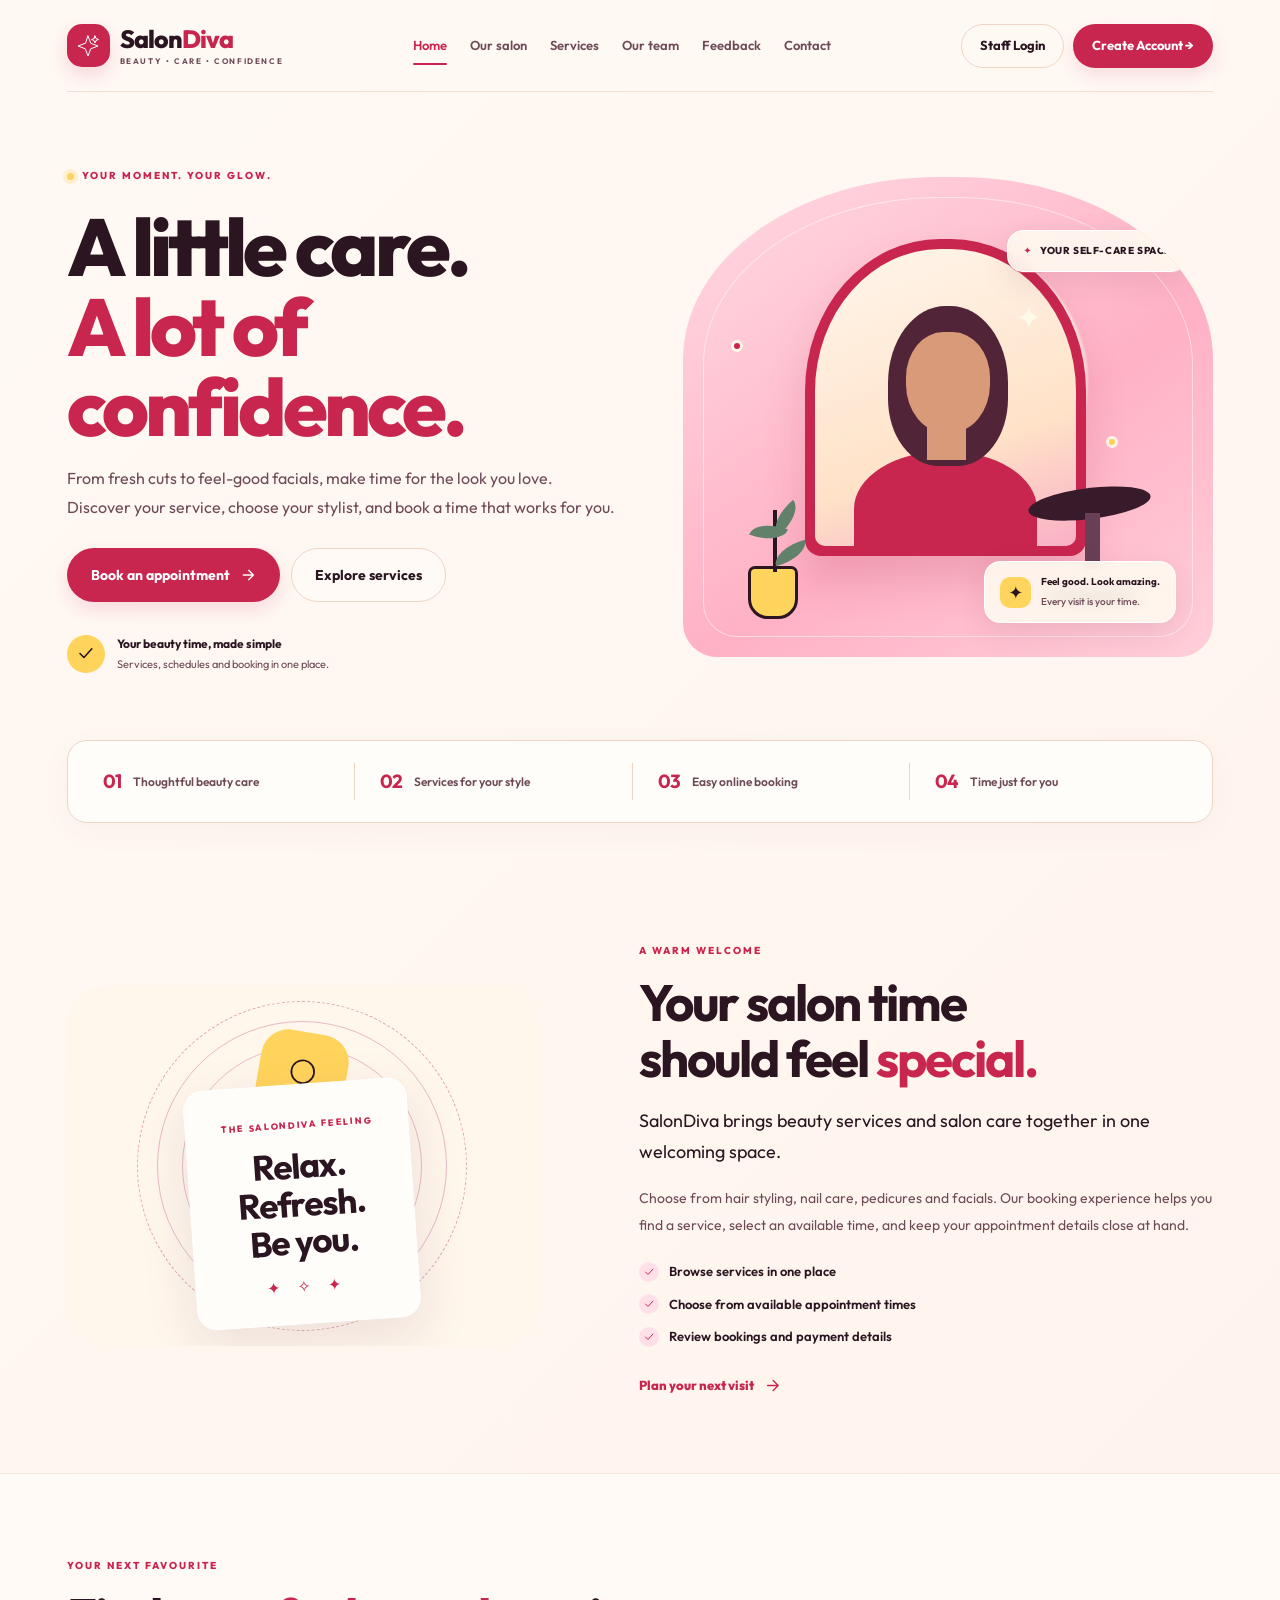
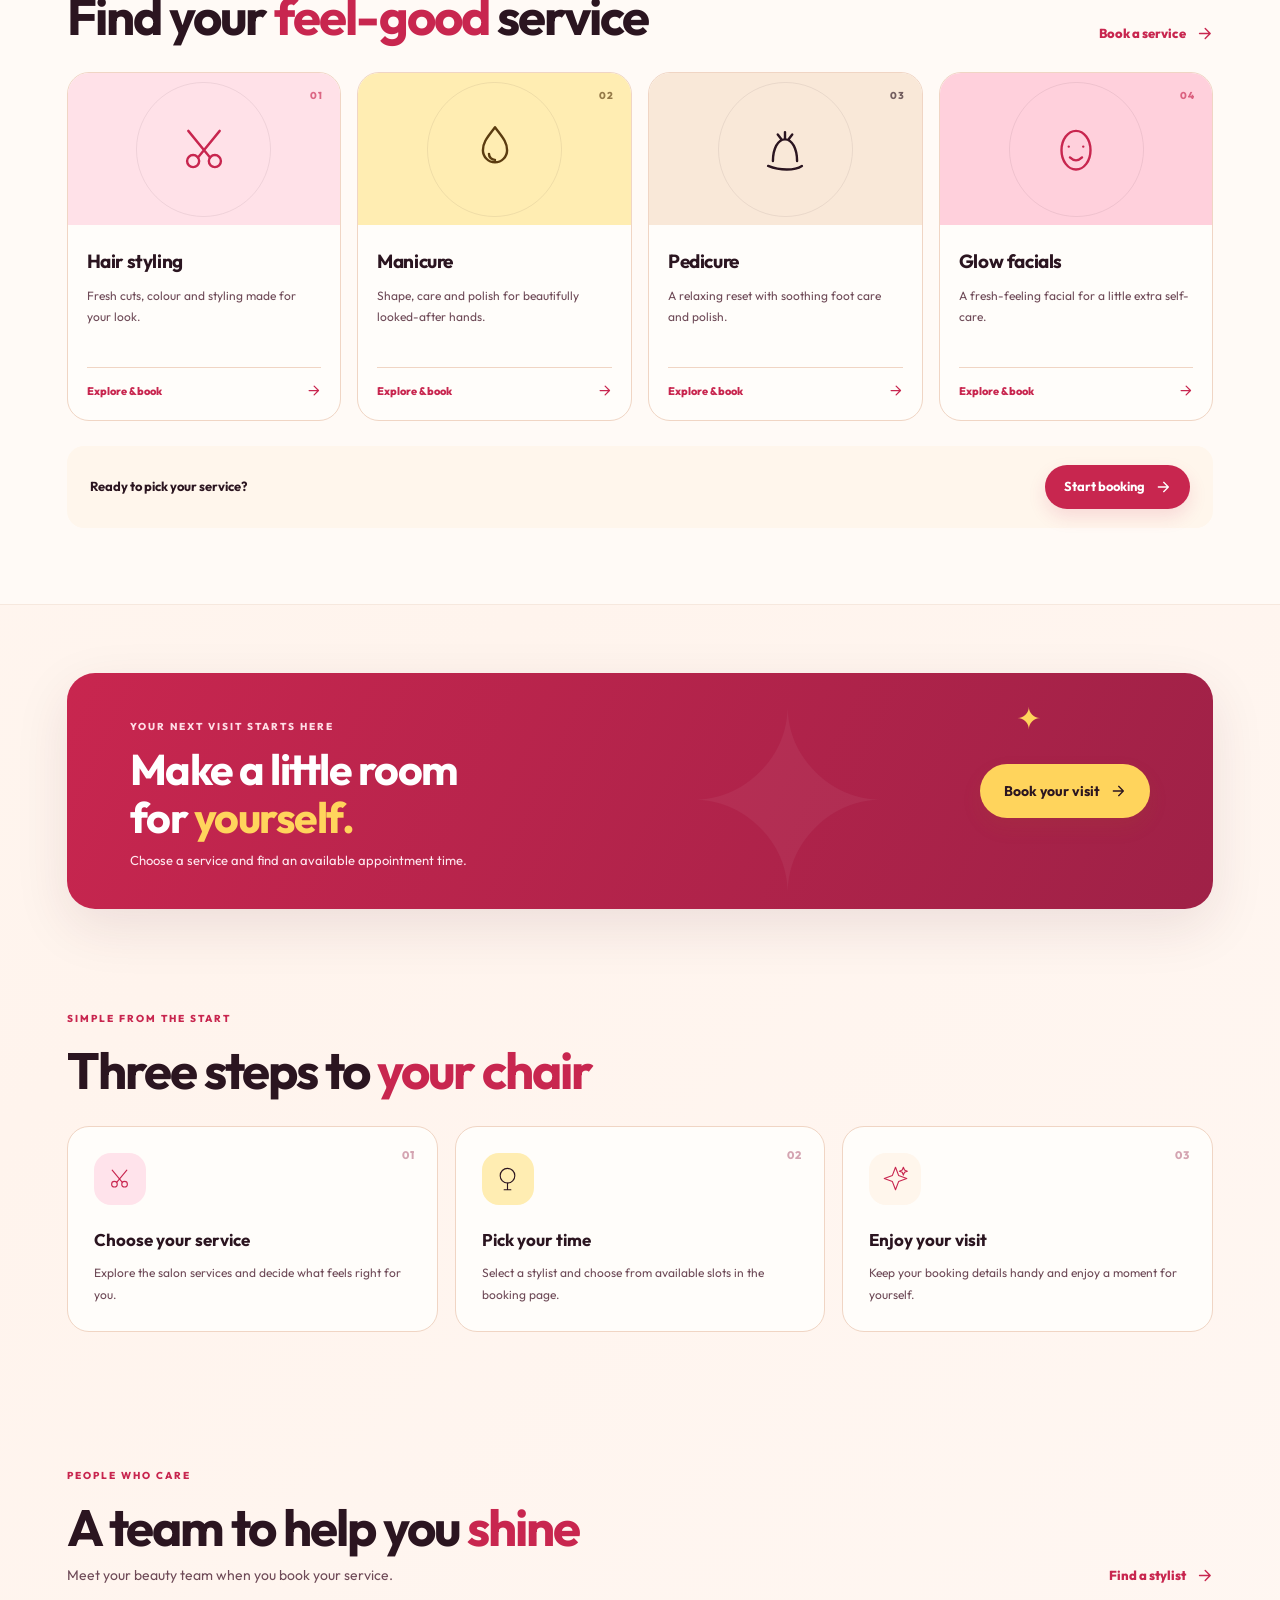
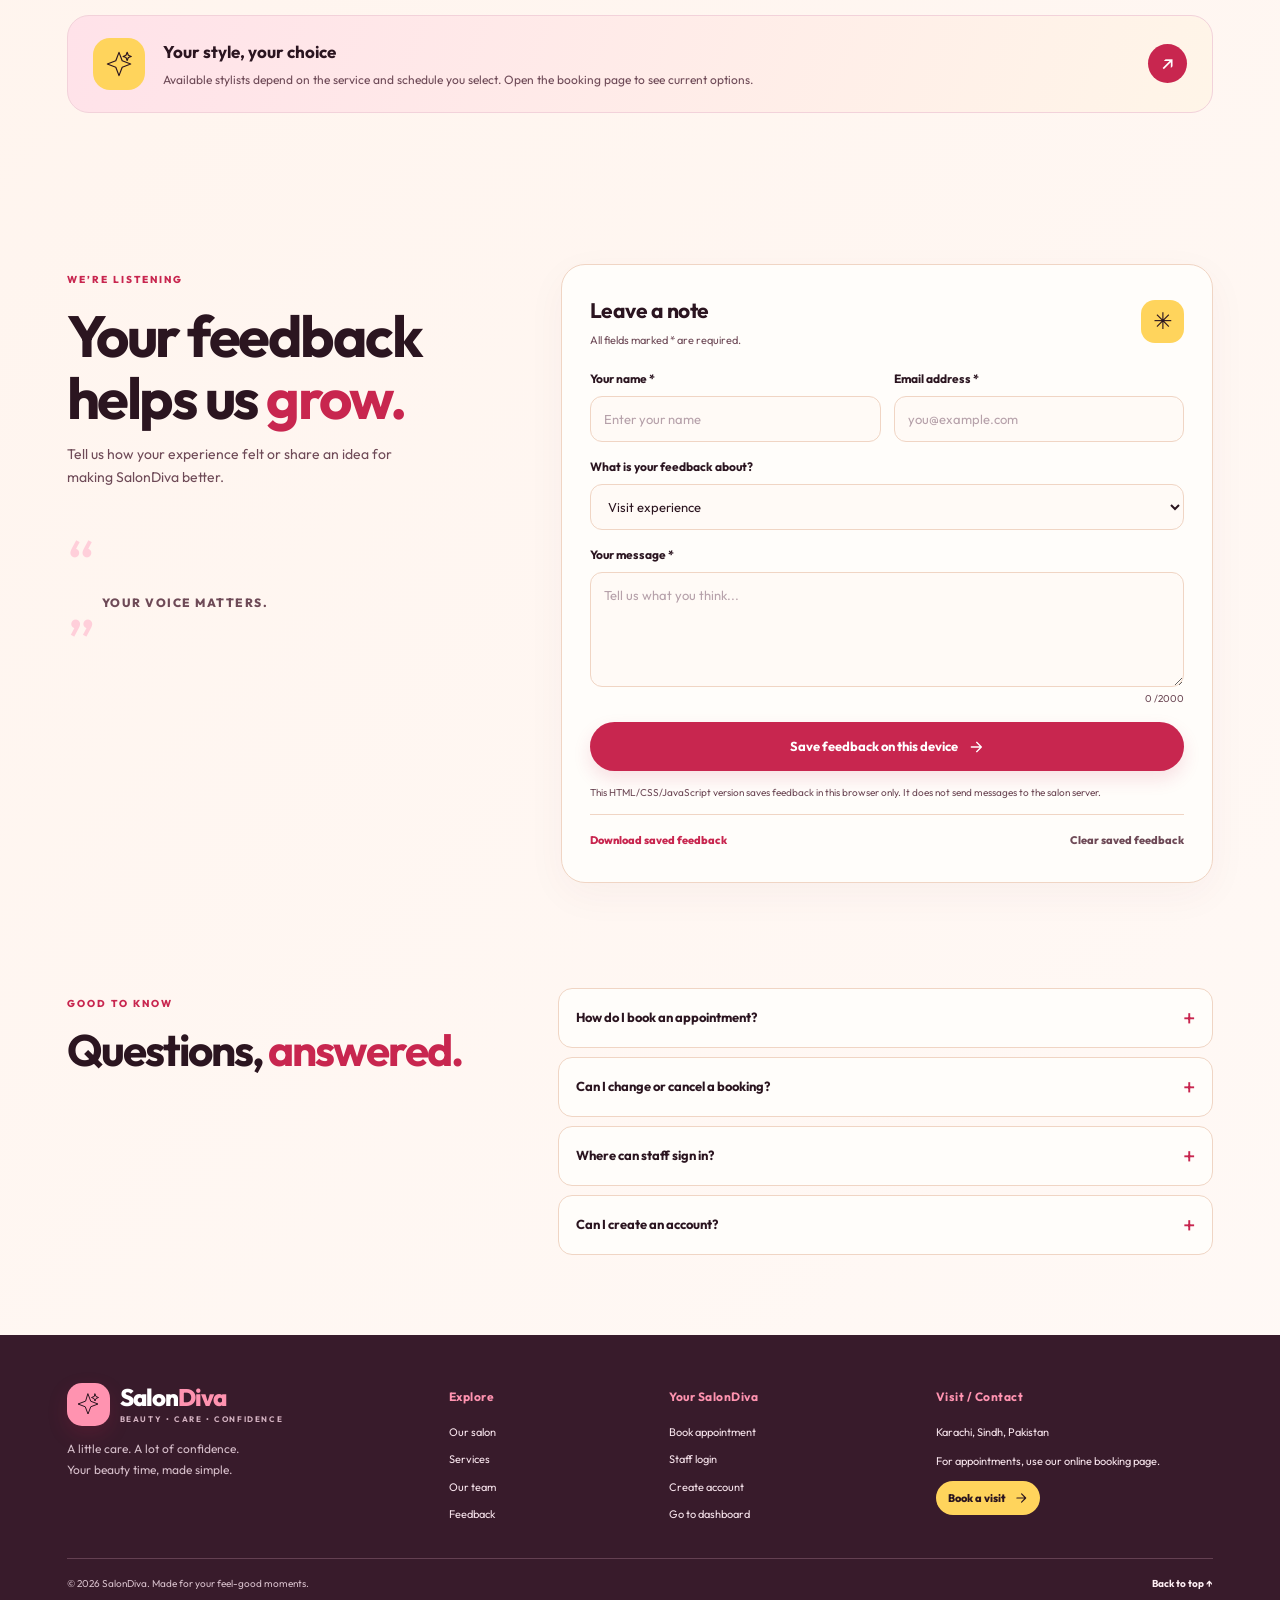
<file: index.html>
<!doctype html>
<html lang="en">
    <head>
        <meta charset="utf-8">
        <meta name="viewport" content="width=device-width,initial-scale=1">
        <meta name="theme-color" content="#fff6ec">
        <meta name="description" content="SalonDiva salon services, appointments, and beauty care in Karachi.">
        <title>SalonDiva | Your salon, your style</title>
        <link rel="preconnect" href="https://fonts.googleapis.com">
        <link rel="preconnect" href="https://fonts.gstatic.com" crossorigin>
        <link href="https://fonts.googleapis.com/css2?family=Outfit:wght@400;500;600;700;800&display=swap" rel="stylesheet">
        <link rel="stylesheet" href="style.css">
        <script src="script.js" defer></script>
    </head>
    <body>
        <svg class="svg-sprite" xmlns="http://www.w3.org/2000/svg" aria-hidden="true">
            <symbol id="i-scissors" viewBox="0 0 48 48">
                <circle cx="15" cy="34" r="5"/>
                <circle cx="33" cy="34" r="5"/>
                <path d="M19 31 37 9M29 31 11 9"/>
            </symbol>
            <symbol id="i-polish" viewBox="0 0 48 48">
                <path d="M24 6c6 8 10 12 10 19a10 10 0 0 1-20 0c0-7 4-11 10-19Z"/>
                <path d="M19 28a5 5 0 0 0 5 5"/>
            </symbol>
            <symbol id="i-foot" viewBox="0 0 48 48">
                <path d="M10 38c10 4 22 4 28 0M14 34c0-10 4-18 10-18s10 8 10 18M24 10v6M18 12l3 4M30 12l-3 4"/>
            </symbol>
            <symbol id="i-face" viewBox="0 0 48 48">
                <ellipse cx="24" cy="25" rx="12" ry="16"/>
                <path d="M18 22h.01M30 22h.01M19 31c3 3 7 3 10 0"/>
            </symbol>
            <symbol id="i-comb" viewBox="0 0 48 48">
                <rect x="6" y="14" width="36" height="10" rx="3"/>
                <path d="M12 24v12M19 24v12M26 24v12M33 24v12M40 24v12"/>
            </symbol>
            <symbol id="i-mirror" viewBox="0 0 48 48">
                <circle cx="24" cy="19" r="13"/>
                <path d="M24 32v12M18 44h12"/>
            </symbol>
            <symbol id="i-sparkle" viewBox="0 0 48 48">
                <path d="m24 4 5.5 14.5L44 24l-14.5 5.5L24 44l-5.5-14.5L4 24l14.5-5.5Z"/>
                <path d="m38 4 2 5 5 2-5 2-2 5-2-5-5-2 5-2Z"/>
            </symbol>
            <symbol id="i-arrow" viewBox="0 0 24 24">
                <path d="M5 12h14M13 5l7 7-7 7"/>
            </symbol>
            <symbol id="i-check" viewBox="0 0 24 24">
                <path d="m5 12 5 5L20 6"/>
            </symbol>
        </svg>
        <div class="page-shell" id="home">
            <header class="site-header">
                <a class="brand" href="#home" aria-label="SalonDiva home">
                    <span class="brand-mark">
                        <svg>
                            <use href="#i-sparkle"/>
                        </svg>
                    </span>
                    <span>
                        Salon<span>Diva</span>
                        <small>BEAUTY • CARE • CONFIDENCE</small>
                    </span>
                </a>
                <button class="menu-toggle" id="menuToggle" aria-expanded="false" aria-controls="mainNav" aria-label="Open navigation">
                    <span></span>
                    <span></span>
                    <span></span>
                </button>
                <nav class="nav-links" id="mainNav" aria-label="Main navigation">
                    <a class="nav-link active" href="#home">Home</a>
                    <a class="nav-link" href="#about">Our salon</a>
                    <a class="nav-link" href="#services">Services</a>
                    <a class="nav-link" href="#team">Our team</a>
                    <a class="nav-link" href="#feedback">Feedback</a>
                    <a class="nav-link" href="#contact">Contact</a>
                </nav>
               <div class="header-actions">
                    <a class="btn btn-quiet" href="public/login.php">Staff Login</a>
                    <a class="btn btn-primary" href="public/register.php">Create Account →</a>
                </div>
            </header>
            <main>
                <section class="hero">
                    <div class="hero-copy">
                        <span class="eyebrow">
                            <span class="eyebrow-dot"></span>
                            YOUR MOMENT. YOUR GLOW.
                        </span>
                        <h1>
                            A little care.<br>
                            <em>A lot of confidence.</em>
                        </h1>
                        <p class="hero-description">From fresh cuts to feel-good facials, make time for the look you love. Discover your service, choose your stylist, and book a time that works for you.</p>
                        <div class="hero-actions">
                            <a class="btn btn-primary btn-large" href="public/booking.php">
                                Book an appointment 
                                <svg>
                                    <use href="#i-arrow"/>
                                </svg>
                            </a>
                            <a class="btn btn-soft btn-large" href="#services">Explore services</a>
                        </div>
                        <div class="hero-note">
                            <span class="note-icon">
                                <svg>
                                    <use href="#i-check"/>
                                </svg>
                            </span>
                            <span>
                                <strong>Your beauty time, made simple</strong>
                                <small>Services, schedules and booking in one place.</small>
                            </span>
                        </div>
                    </div>
                    <div class="hero-art" aria-label="Decorative salon beauty illustration">
                        <div class="art-glow"></div>
                        <div class="art-tag tag-top">
                            <span>✦</span>
                            YOUR SELF-CARE SPACE
                        </div>
                        <div class="mirror-frame">
                            <div class="mirror-inner">
                                <div class="mirror-person">
                                    <div class="hair"></div>
                                    <div class="face"></div>
                                    <div class="neck"></div>
                                    <div class="body-shape"></div>
                                </div>
                                <span class="mirror-shine">✦</span>
                            </div>
                        </div>
                        <div class="salon-stool">
                            <div class="stool-seat"></div>
                            <div class="stool-stem"></div>
                            <div class="stool-foot"></div>
                        </div>
                        <div class="plant">
                            <span></span>
                            <span></span>
                            <span></span>
                            <i></i>
                        </div>
                        <div class="art-tag tag-bottom">
                            <span class="tag-star">✦</span>
                            <span>
                                <strong>Feel good. Look amazing.</strong>
                                <small>Every visit is your time.</small>
                            </span>
                        </div>
                        <div class="floating-dot dot-one"></div>
                        <div class="floating-dot dot-two"></div>
                    </div>
                </section>
                <div class="trust-strip">
                    <div>
                        <strong>01</strong>
                        <span>Thoughtful beauty care</span>
                    </div>
                    <div>
                        <strong>02</strong>
                        <span>Services for your style</span>
                    </div>
                    <div>
                        <strong>03</strong>
                        <span>Easy online booking</span>
                    </div>
                    <div>
                        <strong>04</strong>
                        <span>Time just for you</span>
                    </div>
                </div>
                <section class="section about-section" id="about">
                    <div class="about-art">
                        <div class="about-disc">
                            <svg>
                                <use href="#i-mirror"/>
                            </svg>
                        </div>
                        <div class="about-card">
                            <span>THE SALONDIVA FEELING</span>
                            <strong>
                                Relax.<br>
                                Refresh.<br>Be you.
                            </strong>
                            <div class="little-stars">✦ ✧ ✦</div>
                        </div>
                        <div class="about-ring"></div>
                    </div>
                    <div class="about-copy">
                        <span class="eyebrow">A WARM WELCOME</span>
                        <h2>
                            Your salon time<br>
                            should feel <em>special.</em>
                        </h2>
                        <p class="lead">SalonDiva brings beauty services and salon care together in one welcoming space.</p>
                        <p>Choose from hair styling, nail care, pedicures and facials. Our booking experience helps you find a service, select an available time, and keep your appointment details close at hand.</p>
                        <ul class="check-list">
                            <li>
                                <svg>
                                    <use href="#i-check"/>
                                </svg>
                                Browse services in one place
                            </li>
                            <li>
                                <svg>
                                    <use href="#i-check"/>
                                </svg>
                                Choose from available appointment times
                            </li>
                            <li>
                                <svg>
                                    <use href="#i-check"/>
                                </svg>
                                Review bookings and payment details
                            </li>
                        </ul>
                        <a class="text-link" href="public/booking.php">
                            Plan your next visit 
                            <svg>
                                <use href="#i-arrow"/>
                            </svg>
                        </a>
                    </div>
                </section>
                <section class="section services-section" id="services">
                    <div class="section-heading">
                        <div>
                            <span class="eyebrow">YOUR NEXT FAVOURITE</span>
                            <h2>
                                Find your <em>feel-good</em>
                                service
                            </h2>
                        </div>
                        <a class="text-link desktop-link" href="public/booking.php">
                            Book a service 
                            <svg>
                                <use href="#i-arrow"/>
                            </svg>
                        </a>
                    </div>
                    <div class="service-grid">
                        <article class="service-card">
                            <div class="service-icon icon-pink">
                                <svg>
                                    <use href="#i-scissors"/>
                                </svg>
                                <span>01</span>
                            </div>
                            <div class="service-content">
                                <h3>Hair styling</h3>
                                <p>Fresh cuts, colour and styling made for your look.</p>
                                <a href="public/booking.php">
                                    Explore &amp;book 
                                    <svg>
                                        <use href="#i-arrow"/>
                                    </svg>
                                </a>
                            </div>
                        </article>
                        <article class="service-card">
                            <div class="service-icon icon-yellow">
                                <svg>
                                    <use href="#i-polish"/>
                                </svg>
                                <span>02</span>
                            </div>
                            <div class="service-content">
                                <h3>Manicure</h3>
                                <p>Shape, care and polish for beautifully looked-after hands.</p>
                                <a href="public/booking.php">
                                    Explore &amp;book 
                                    <svg>
                                        <use href="#i-arrow"/>
                                    </svg>
                                </a>
                            </div>
                        </article>
                        <article class="service-card">
                            <div class="service-icon icon-cream">
                                <svg>
                                    <use href="#i-foot"/>
                                </svg>
                                <span>03</span>
                            </div>
                            <div class="service-content">
                                <h3>Pedicure</h3>
                                <p>A relaxing reset with soothing foot care and polish.</p>
                                <a href="public/booking.php">
                                    Explore &amp;book 
                                    <svg>
                                        <use href="#i-arrow"/>
                                    </svg>
                                </a>
                            </div>
                        </article>
                        <article class="service-card">
                            <div class="service-icon icon-rose">
                                <svg>
                                    <use href="#i-face"/>
                                </svg>
                                <span>04</span>
                            </div>
                            <div class="service-content">
                                <h3>Glow facials</h3>
                                <p>A fresh-feeling facial for a little extra self-care.</p>
                                <a href="public/booking.php">
                                    Explore &amp;book 
                                    <svg>
                                        <use href="#i-arrow"/>
                                    </svg>
                                </a>
                            </div>
                        </article>
                    </div>
                    <div class="services-bottom">
                        <span>Ready to pick your service?</span>
                        <a class="btn btn-primary" href="public/booking.php">
                            Start booking 
                            <svg>
                                <use href="#i-arrow"/>
                            </svg>
                        </a>
                    </div>
                </section>
                <section class="booking-banner">
                    <div class="banner-sparkle">✦</div>
                    <div>
                        <span class="eyebrow">YOUR NEXT VISIT STARTS HERE</span>
                        <h2>
                            Make a little room<br>
                            for <em>yourself.</em>
                        </h2>
                        <p>Choose a service and find an available appointment time.</p>
                    </div>
                    <a class="btn btn-yellow btn-large" href="public/booking.php">
                        Book your visit 
                        <svg>
                            <use href="#i-arrow"/>
                        </svg>
                    </a>
                </section>
                <section class="section process-section">
                    <div class="section-heading">
                        <div>
                            <span class="eyebrow">SIMPLE FROM THE START</span>
                            <h2>
                                Three steps to <em>your chair</em>
                            </h2>
                        </div>
                    </div>
                    <div class="process-grid">
                        <article>
                            <span class="process-number">01</span>
                            <div class="process-icon">
                                <svg>
                                    <use href="#i-scissors"/>
                                </svg>
                            </div>
                            <h3>Choose your service</h3>
                            <p>Explore the salon services and decide what feels right for you.</p>
                        </article>
                        <article>
                            <span class="process-number">02</span>
                            <div class="process-icon">
                                <svg>
                                    <use href="#i-mirror"/>
                                </svg>
                            </div>
                            <h3>Pick your time</h3>
                            <p>Select a stylist and choose from available slots in the booking page.</p>
                        </article>
                        <article>
                            <span class="process-number">03</span>
                            <div class="process-icon">
                                <svg>
                                    <use href="#i-sparkle"/>
                                </svg>
                            </div>
                            <h3>Enjoy your visit</h3>
                            <p>Keep your booking details handy and enjoy a moment for yourself.</p>
                        </article>
                    </div>
                </section>
                <section class="section team-section" id="team">
                    <div class="section-heading">
                        <div>
                            <span class="eyebrow">PEOPLE WHO CARE</span>
                            <h2>
                                A team to help you <em>shine</em>
                            </h2>
                            <p class="section-sub">Meet your beauty team when you book your service.</p>
                        </div>
                        <a class="text-link desktop-link" href="public/booking.php">
                            Find a stylist 
                            <svg>
                                <use href="#i-arrow"/>
                            </svg>
                        </a>
                    </div>
                    <div class="team-note">
                        <div class="team-note-icon">
                            <svg>
                                <use href="#i-sparkle"/>
                            </svg>
                        </div>
                        <div>
                            <h3>Your style, your choice</h3>
                            <p>Available stylists depend on the service and schedule you select. Open the booking page to see current options.</p>
                        </div>
                        <a href="public/booking.php" aria-label="Choose a stylist">↗</a>
                    </div>
                </section>
                <section class="section feedback-section" id="feedback">
                    <div class="feedback-intro">
                        <span class="eyebrow">WE’RE LISTENING</span>
                        <h2>
                            Your feedback<br>
                            helps us <em>grow.</em>
                        </h2>
                        <p>Tell us how your experience felt or share an idea for making SalonDiva better.</p>
                        <div class="feedback-decoration">
                            “<span>Your voice matters.</span>
                            ”
                        </div>
                    </div>
                    <form class="feedback-form" id="feedbackForm" novalidate>
                        <div class="form-heading">
                            <div>
                                <h3>Leave a note</h3>
                                <p>All fields marked * are required.</p>
                            </div>
                            <span class="form-flower">✳</span>
                        </div>
                        <div class="form-row">
                            <div class="field">
                                <label for="feedbackName">Your name *</label>
                                <input id="feedbackName" name="name" autocomplete="name" required maxlength="100" placeholder="Enter your name">
                            </div>
                            <div class="field">
                                <label for="feedbackEmail">Email address *</label>
                                <input id="feedbackEmail" name="email" type="email" autocomplete="email" required maxlength="200" placeholder="you@example.com">
                            </div>
                        </div>
                        <div class="field">
                            <label for="feedbackTopic">What is your feedback about?</label>
                            <select id="feedbackTopic" name="topic">
                                <option value="Visit experience">Visit experience</option>
                                <option value="Booking experience">Booking experience</option>
                                <option value="Salon services">Salon services</option>
                                <option value="Website suggestion">Website suggestion</option>
                                <option value="Other">Other</option>
                            </select>
                        </div>
                        <div class="field">
                            <label for="feedbackMessage">Your message *</label>
                            <textarea id="feedbackMessage" name="message" rows="4" required maxlength="2000" placeholder="Tell us what you think..."></textarea>
                            <div class="character-count">
                                <span id="charCount">0</span>
                                /2000
                            </div>
                        </div>
                        <button class="btn btn-primary btn-submit" type="submit">
                            Save feedback on this device 
                            <svg>
                                <use href="#i-arrow"/>
                            </svg>
                        </button>
                        <p class="form-note">This HTML/CSS/JavaScript version saves feedback in this browser only. It does not send messages to the salon server.</p>
                        <div class="form-status" id="feedbackStatus" role="status" aria-live="polite"></div>
                        <div class="feedback-tools">
                            <button type="button" class="small-link" id="downloadFeedback">Download saved feedback</button>
                            <button type="button" class="small-link danger-link" id="clearFeedback">Clear saved feedback</button>
                        </div>
                    </form>
                </section>
                <section class="faq-section section" id="faq">
                    <div class="faq-title">
                        <span class="eyebrow">GOOD TO KNOW</span>
                        <h2>
                            Questions, <em>answered.</em>
                        </h2>
                    </div>
                    <div class="faq-list">
                        <details>
                            <summary>
                                How do I book an appointment?<span>+</span>
                            </summary>
                            <p>Open Book Appointment, choose a service, select an available stylist and date, then check the time slots.</p>
                        </details>
                        <details>
                            <summary>
                                Can I change or cancel a booking?<span>+</span>
                            </summary>
                            <p>Use the booking-management link provided with your appointment, or contact the salon for assistance.</p>
                        </details>
                        <details>
                            <summary>
                                Where can staff sign in?<span>+</span>
                            </summary>
                            <p>Use the Staff login link at the top of this page to open the existing SalonDiva sign-in screen.</p>
                        </details>
                        <details>
                            <summary>
                                Can I create an account?<span>+</span>
                            </summary>
                            <p>Yes. Select Create account to open the existing SalonDiva registration page. Account permissions are managed by the application.</p>
                        </details>
                    </div>
                </section>
            </main>
            <footer class="site-footer" id="contact">
                <div class="footer-main">
                    <div class="footer-brand">
                        <a class="brand brand-footer" href="#home">
                            <span class="brand-mark">
                                <svg>
                                    <use href="#i-sparkle"/>
                                </svg>
                            </span>
                            <span>
                                Salon<span>Diva</span>
                                <small>BEAUTY • CARE • CONFIDENCE</small>
                            </span>
                        </a>
                        <p>
                            A little care. A lot of confidence.<br>Your beauty time, made simple.
                        </p>
                    </div>
                    <div class="footer-col">
                        <h3>Explore</h3>
                        <a href="#about">Our salon</a>
                        <a href="#services">Services</a>
                        <a href="#team">Our team</a>
                        <a href="#feedback">Feedback</a>
                    </div>
                    <div class="footer-col">
                        <h3>Your SalonDiva</h3>
                        <a href="public/booking.php">Book appointment</a>
                        <a href="public/login.php">Staff login</a>
                        <a href="public/register.php">Create account</a>
                        <a href="public/dashboard.php">Go to dashboard</a>
                    </div>
                    <div class="footer-col footer-contact">
                        <h3>Visit / Contact</h3>
                        <p>Karachi, Sindh, Pakistan</p>
                        <p>For appointments, use our online booking page.</p>
                        <a href="public/booking.php" class="footer-book">
                            Book a visit 
                            <svg>
                                <use href="#i-arrow"/>
                            </svg>
                        </a>
                    </div>
                </div>
                <div class="footer-bottom">
                    <span>
                        © <span id="currentYear"></span>
                        SalonDiva. Made for your feel-good moments.
                    </span>
                    <a href="#home">Back to top ↑</a>
                </div>
            </footer>
        </div>
    </body>
</html>
</file>
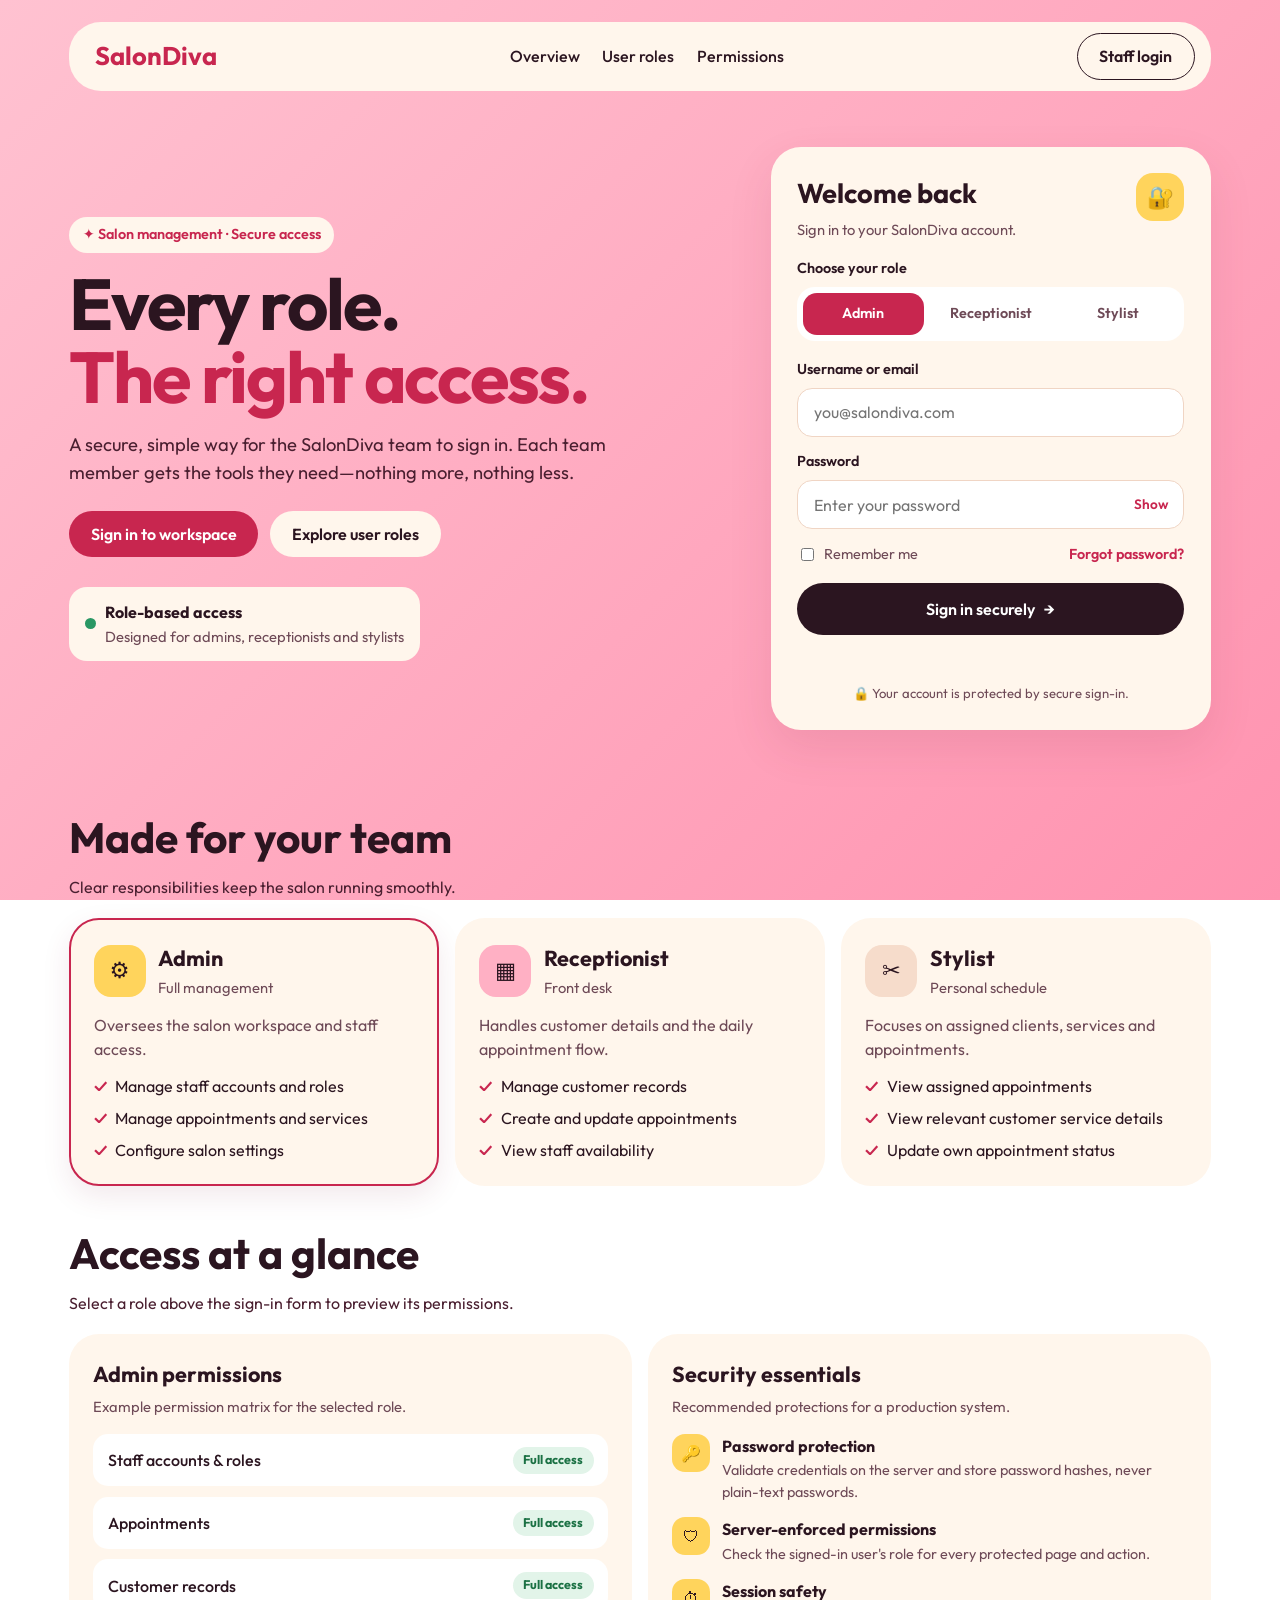
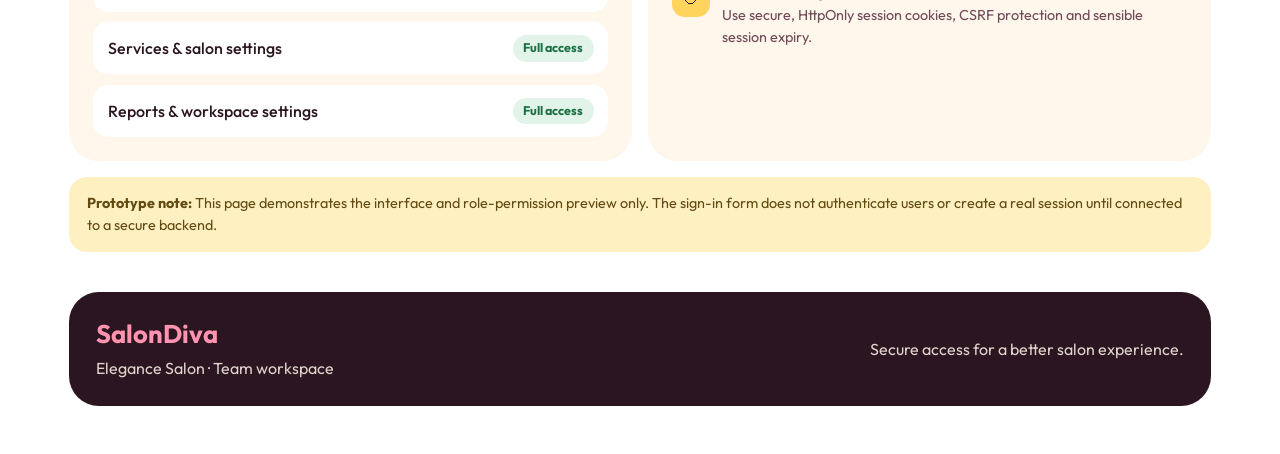
<file: authentication.html>
<!DOCTYPE html>
<html lang="en">
    <head>
        <meta charset="utf-8">
        <meta name="viewport" content="width=device-width, initial-scale=1">
        <title>SalonDiva | User Authentication & Access Control</title>
        <link rel="preconnect" href="https://fonts.googleapis.com">
        <link href="https://fonts.googleapis.com/css2?family=Outfit:wght@400;500;600;700&display=swap" rel="stylesheet">
        <style>
            :root {
                --pink-1: #FFC2D1;
                --pink-2: #FF93B0;
                --cream: #FFF6EC;
                --yellow: #FFD45C;
                --crimson: #C8264F;
                --ink: #2B1520;
                --muted: #6E4A57;
                --line: #F0D5C4;
                --white: #fff
            }

            * {
                box-sizing: border-box
            }

            html {
                scroll-behavior: smooth
            }

            body {
                margin: 0;
                min-height: 100vh;
                color: var(--ink);
                font: 400 1rem/1.5 "Outfit",system-ui,sans-serif;
                background: linear-gradient(135deg,var(--pink-1),var(--pink-2)) fixed
            }

            a {
                color: inherit;
                text-decoration: none
            }

            button,input {
                font: inherit
            }

            button {
                cursor: pointer
            }

            :focus-visible {
                outline: 3px solid var(--ink);
                outline-offset: 3px
            }

            .container {
                max-width: 1180px;
                margin: auto;
                padding: 1.35rem 1.2rem 3rem
            }

            .nav {
                display: flex;
                align-items: center;
                justify-content: space-between;
                gap: 1rem;
                flex-wrap: wrap;
                background: var(--cream);
                border-radius: 32px;
                padding: .7rem 1rem .7rem 1.6rem
            }

            .logo {
                font-size: 1.6rem;
                font-weight: 700;
                color: var(--crimson)
            }

            .nav-links {
                display: flex;
                gap: 1.4rem;
                flex-wrap: wrap;
                font-weight: 500
            }

            .nav-links a:hover {
                color: var(--crimson)
            }

            .btn {
                display: inline-flex;
                align-items: center;
                justify-content: center;
                min-height: 46px;
                padding: .65rem 1.35rem;
                border: 0;
                border-radius: 999px;
                font-weight: 600
            }

            .btn-outline {
                border: 1.5px solid var(--ink);
                background: transparent
            }

            .btn-crimson {
                background: var(--crimson);
                color: white
            }

            .btn-dark {
                width: 100%;
                background: var(--ink);
                color: white;
                min-height: 52px
            }

            .hero {
                display: grid;
                grid-template-columns: minmax(0,1fr) minmax(340px,440px);
                gap: 2.2rem;
                align-items: center;
                padding: 3.5rem 0 2.5rem
            }

            .eyebrow {
                display: inline-flex;
                align-items: center;
                gap: .5rem;
                background: var(--cream);
                border-radius: 999px;
                padding: .45rem .85rem;
                font-size: .9rem;
                font-weight: 600;
                color: var(--crimson)
            }

            h1,h2,h3,p {
                margin-top: 0
            }

            h1 {
                font-size: clamp(2.6rem,6vw,4.5rem);
                line-height: 1.02;
                letter-spacing: -.03em;
                margin: .9rem 0 1.1rem
            }

            h1 span {
                color: var(--crimson)
            }

            .lead {
                font-size: 1.15rem;
                max-width: 600px;
                color: #4A1F30
            }

            .hero-actions {
                display: flex;
                gap: .75rem;
                flex-wrap: wrap;
                margin: 1.5rem 0
            }

            .pill {
                display: inline-flex;
                align-items: center;
                gap: .55rem;
                background: var(--cream);
                border-radius: 18px;
                padding: .8rem 1rem;
                margin-top: .4rem
            }

            .dot {
                width: 11px;
                height: 11px;
                background: #299764;
                border-radius: 50%
            }

            .auth-card,.panel,.role-card,.permission-card {
                background: var(--cream);
                border-radius: 30px
            }

            .auth-card {
                padding: 1.65rem;
                box-shadow: 0 18px 45px #7e24431c
            }

            .card-head {
                display: flex;
                align-items: flex-start;
                justify-content: space-between;
                gap: 1rem;
                margin-bottom: 1.1rem
            }

            .card-head h2 {
                font-size: 1.7rem;
                margin-bottom: .3rem
            }

            .subtle {
                color: var(--muted);
                font-size: .92rem;
                margin: 0
            }

            .lock {
                width: 48px;
                height: 48px;
                border-radius: 17px;
                background: var(--yellow);
                display: grid;
                place-items: center;
                font-size: 1.35rem;
                flex-shrink: 0
            }

            .role-label,.field label {
                display: block;
                font-weight: 600;
                font-size: .9rem;
                margin-bottom: .45rem
            }

            .role-select {
                display: grid;
                grid-template-columns: repeat(3,1fr);
                gap: .4rem;
                background: #fff;
                padding: .35rem;
                border-radius: 18px;
                margin-bottom: 1.15rem
            }

            .role-option {
                border: 0;
                background: transparent;
                border-radius: 14px;
                padding: .65rem .2rem;
                font-size: .9rem;
                font-weight: 600;
                color: var(--muted)
            }

            .role-option[aria-pressed="true"] {
                background: var(--crimson);
                color: white
            }

            .field {
                margin-bottom: .9rem
            }

            .input-wrap {
                position: relative
            }

            .field input {
                width: 100%;
                height: 49px;
                border: 1.5px solid var(--line);
                background: white;
                border-radius: 15px;
                padding: 0 1rem;
                color: var(--ink)
            }

            .field input:focus {
                border-color: var(--crimson);
                outline: 2px solid #c8264f22
            }

            .toggle-pass {
                position: absolute;
                right: .6rem;
                top: 50%;
                transform: translateY(-50%);
                border: 0;
                background: transparent;
                color: var(--crimson);
                font-size: .85rem;
                font-weight: 600;
                padding: .4rem
            }

            .form-row {
                display: flex;
                justify-content: space-between;
                gap: .6rem;
                align-items: center;
                font-size: .9rem;
                margin: .25rem 0 1.1rem
            }

            .remember {
                display: flex;
                align-items: center;
                gap: .45rem;
                color: var(--muted)
            }

            .remember input {
                accent-color: var(--crimson)
            }

            .text-link {
                color: var(--crimson);
                font-weight: 600
            }

            .status {
                min-height: 1.4rem;
                text-align: center;
                color: var(--crimson);
                font-size: .9rem;
                margin: .7rem 0 0
            }

            .secure-note {
                text-align: center;
                color: var(--muted);
                font-size: .82rem;
                margin: 1rem 0 0
            }

            .section {
                padding: 2.2rem 0 0
            }

            .section-heading {
                display: flex;
                align-items: end;
                justify-content: space-between;
                gap: 1rem;
                flex-wrap: wrap;
                margin-bottom: 1.2rem
            }

            .section-heading h2 {
                font-size: clamp(2rem,4vw,2.65rem);
                margin-bottom: .35rem
            }

            .section-heading p {
                margin: 0;
                color: #4A1F30
            }

            .roles {
                display: grid;
                grid-template-columns: repeat(3,1fr);
                gap: 1rem
            }

            .role-card {
                padding: 1.4rem;
                transition: transform .18s ease,box-shadow .18s ease;
                border: 2px solid transparent
            }

            .role-card.active {
                border-color: var(--crimson);
                box-shadow: 0 10px 28px #7e24431a
            }

            .role-top {
                display: flex;
                align-items: center;
                gap: .8rem;
                margin-bottom: .9rem
            }

            .role-icon {
                width: 52px;
                height: 52px;
                border-radius: 17px;
                background: var(--yellow);
                display: grid;
                place-items: center;
                font-size: 1.4rem
            }

            .role-card:nth-child(2) .role-icon {
                background: #FFB0C4
            }

            .role-card:nth-child(3) .role-icon {
                background: #F6DCCB
            }

            .role-card h3 {
                font-size: 1.35rem;
                margin: 0
            }

            .role-card p {
                color: var(--muted);
                margin: .3rem 0 .8rem
            }

            .role-card ul {
                list-style: none;
                padding: 0;
                margin: 0;
                display: grid;
                gap: .5rem
            }

            .role-card li {
                display: flex;
                gap: .55rem;
                align-items: flex-start
            }

            .check {
                color: var(--crimson);
                font-weight: 700
            }

            .dashboard {
                display: grid;
                grid-template-columns: 1fr 1fr;
                gap: 1rem
            }

            .panel {
                padding: 1.5rem
            }

            .panel h3 {
                font-size: 1.35rem;
                margin-bottom: .35rem
            }

            .panel .subtle {
                margin-bottom: 1rem
            }

            .permission-list {
                display: grid;
                gap: .65rem
            }

            .permission {
                display: flex;
                justify-content: space-between;
                align-items: center;
                gap: 1rem;
                background: white;
                border-radius: 15px;
                padding: .8rem .9rem
            }

            .permission span:first-child {
                font-weight: 500
            }

            .access {
                font-size: .78rem;
                font-weight: 700;
                border-radius: 999px;
                padding: .25rem .65rem;
                white-space: nowrap
            }

            .allowed {
                background: #e2f4e9;
                color: #1b7144
            }

            .limited {
                background: #fff0c2;
                color: #765500
            }

            .blocked {
                background: #f8dce3;
                color: #a41e42
            }

            .audit {
                display: grid;
                gap: .85rem
            }

            .audit-item {
                display: flex;
                gap: .75rem;
                align-items: flex-start
            }

            .audit-icon {
                width: 38px;
                height: 38px;
                border-radius: 13px;
                background: var(--yellow);
                display: grid;
                place-items: center;
                flex-shrink: 0
            }

            .audit-item strong {
                display: block
            }

            .audit-item p {
                margin: .15rem 0 0;
                color: var(--muted);
                font-size: .9rem
            }

            .notice {
                margin-top: 1rem;
                border-radius: 18px;
                background: #fff0c2;
                padding: 1rem 1.1rem;
                color: #624a11;
                font-size: .9rem
            }

            .footer {
                margin-top: 2.5rem;
                background: var(--ink);
                color: var(--cream);
                border-radius: 30px;
                padding: 1.4rem 1.7rem;
                display: flex;
                justify-content: space-between;
                align-items: center;
                gap: 1rem;
                flex-wrap: wrap
            }

            .footer .logo {
                color: var(--pink-2)
            }

            .footer p {
                margin: .2rem 0;
                opacity: .85
            }

            @media(max-width: 850px) {
                .hero {
                    grid-template-columns:1fr
                }

                .auth-card {
                    max-width: 520px
                }

                .roles {
                    grid-template-columns: 1fr
                }

                .dashboard {
                    grid-template-columns: 1fr
                }

                .hero {
                    padding-top: 2.4rem
                }
            }

            @media(max-width: 560px) {
                .container {
                    padding:1rem .8rem 2rem
                }

                .nav {
                    border-radius: 24px;
                    padding: 1rem;
                    justify-content: center
                }

                .nav-links {
                    order: 3;
                    width: 100%;
                    justify-content: center;
                    gap: 1rem
                }

                .nav-actions {
                    margin-left: auto
                }

                .auth-card {
                    padding: 1.2rem
                }

                .role-option {
                    font-size: .8rem
                }

                .form-row {
                    align-items: flex-start;
                    flex-direction: column
                }
            }

            @media(prefers-reduced-motion:reduce) {
                * {
                    transition: none!important;
                    scroll-behavior: auto!important
                }
            }
        </style>
    </head>
    <body>
        <div class="container">
            <header class="nav">
                <a class="logo" href="#home">SalonDiva</a>
                <nav class="nav-links" aria-label="Main navigation">
                    <a href="#home">Overview</a>
                    <a href="#roles">User roles</a>
                    <a href="#permissions">Permissions</a>
                </nav>
                <div class="nav-actions">
                    <a class="btn btn-outline" href="#login">Staff login</a>
                </div>
            </header>
            <main id="home">
                <section class="hero">
                    <div>
                        <span class="eyebrow">✦ Salon management · Secure access</span>
                        <h1>
                            Every role.<br>
                            <span>The right access.</span>
                        </h1>
                        <p class="lead">A secure, simple way for the SalonDiva team to sign in. Each team member gets the tools they need—nothing more, nothing less.</p>
                        <div class="hero-actions">
                            <a class="btn btn-crimson" href="#login">Sign in to workspace</a>
                            <a class="btn" style="background:var(--cream)" href="#roles">Explore user roles</a>
                        </div>
                        <div class="pill">
                            <span class="dot"></span>
                            <span>
                                <strong>Role-based access</strong>
                                <br>
                                <small class="subtle">Designed for admins, receptionists and stylists</small>
                            </span>
                        </div>
                    </div>
                    <section class="auth-card" id="login" aria-labelledby="login-title">
                        <div class="card-head">
                            <div>
                                <h2 id="login-title">Welcome back</h2>
                                <p class="subtle">Sign in to your SalonDiva account.</p>
                            </div>
                            <div class="lock" aria-hidden="true">🔐</div>
                        </div>
                        <form id="loginForm" novalidate>
                            <span class="role-label">Choose your role</span>
                            <div class="role-select" role="group" aria-label="User role">
                                <button class="role-option" type="button" data-role="admin" aria-pressed="true">Admin</button>
                                <button class="role-option" type="button" data-role="receptionist" aria-pressed="false">Receptionist</button>
                                <button class="role-option" type="button" data-role="stylist" aria-pressed="false">Stylist</button>
                            </div>
                            <div class="field">
                                <label for="username">Username or email</label>
                                <input id="username" name="username" type="text" autocomplete="username" placeholder="you@salondiva.com" required>
                            </div>
                            <div class="field">
                                <label for="password">Password</label>
                                <div class="input-wrap">
                                    <input id="password" name="password" type="password" autocomplete="current-password" placeholder="Enter your password" minlength="8" required>
                                    <button class="toggle-pass" id="togglePass" type="button" aria-label="Show password">Show</button>
                                </div>
                            </div>
                            <div class="form-row">
                                <label class="remember">
                                    <input type="checkbox" id="remember">Remember me
                                </label>
                                <a class="text-link" href="#security" id="forgotLink">Forgot password?</a>
                            </div>
                            <button class="btn btn-dark" type="submit">Sign in securely &nbsp; →</button>
                            <p class="status" id="status" role="status" aria-live="polite"></p>
                            <p class="secure-note">🔒 Your account is protected by secure sign-in.</p>
                        </form>
                    </section>
                </section>
                <section class="section" id="roles">
                    <div class="section-heading">
                        <div>
                            <h2>Made for your team</h2>
                            <p>Clear responsibilities keep the salon running smoothly.</p>
                        </div>
                    </div>
                    <div class="roles">
                        <article class="role-card active" data-card-role="admin">
                            <div class="role-top">
                                <div class="role-icon">⚙</div>
                                <div>
                                    <h3>Admin</h3>
                                    <span class="subtle">Full management</span>
                                </div>
                            </div>
                            <p>Oversees the salon workspace and staff access.</p>
                            <ul>
                                <li>
                                    <span class="check">✓</span>
                                    Manage staff accounts and roles
                                </li>
                                <li>
                                    <span class="check">✓</span>
                                    Manage appointments and services
                                </li>
                                <li>
                                    <span class="check">✓</span>
                                    Configure salon settings
                                </li>
                            </ul>
                        </article>
                        <article class="role-card" data-card-role="receptionist">
                            <div class="role-top">
                                <div class="role-icon">▦</div>
                                <div>
                                    <h3>Receptionist</h3>
                                    <span class="subtle">Front desk</span>
                                </div>
                            </div>
                            <p>Handles customer details and the daily appointment flow.</p>
                            <ul>
                                <li>
                                    <span class="check">✓</span>
                                    Manage customer records
                                </li>
                                <li>
                                    <span class="check">✓</span>
                                    Create and update appointments
                                </li>
                                <li>
                                    <span class="check">✓</span>
                                    View staff availability
                                </li>
                            </ul>
                        </article>
                        <article class="role-card" data-card-role="stylist">
                            <div class="role-top">
                                <div class="role-icon">✂</div>
                                <div>
                                    <h3>Stylist</h3>
                                    <span class="subtle">Personal schedule</span>
                                </div>
                            </div>
                            <p>Focuses on assigned clients, services and appointments.</p>
                            <ul>
                                <li>
                                    <span class="check">✓</span>
                                    View assigned appointments
                                </li>
                                <li>
                                    <span class="check">✓</span>
                                    View relevant customer service details
                                </li>
                                <li>
                                    <span class="check">✓</span>
                                    Update own appointment status
                                </li>
                            </ul>
                        </article>
                    </div>
                </section>
                <section class="section" id="permissions">
                    <div class="section-heading">
                        <div>
                            <h2>Access at a glance</h2>
                            <p>Select a role above the sign-in form to preview its permissions.</p>
                        </div>
                    </div>
                    <div class="dashboard">
                        <section class="panel">
                            <h3 id="permissionTitle">Admin permissions</h3>
                            <p class="subtle">Example permission matrix for the selected role.</p>
                            <div class="permission-list" id="permissionList"></div>
                        </section>
                        <section class="panel" id="security">
                            <h3>Security essentials</h3>
                            <p class="subtle">Recommended protections for a production system.</p>
                            <div class="audit">
                                <div class="audit-item">
                                    <div class="audit-icon">🔑</div>
                                    <div>
                                        <strong>Password protection</strong>
                                        <p>Validate credentials on the server and store password hashes, never plain-text passwords.</p>
                                    </div>
                                </div>
                                <div class="audit-item">
                                    <div class="audit-icon">🛡</div>
                                    <div>
                                        <strong>Server-enforced permissions</strong>
                                        <p>Check the signed-in user's role for every protected page and action.</p>
                                    </div>
                                </div>
                                <div class="audit-item">
                                    <div class="audit-icon">⏱</div>
                                    <div>
                                        <strong>Session safety</strong>
                                        <p>Use secure, HttpOnly session cookies, CSRF protection and sensible session expiry.</p>
                                    </div>
                                </div>
                            </div>
                        </section>
                    </div>
                    <div class="notice">
                        <strong>Prototype note:</strong>
                        This page demonstrates the interface and role-permission preview only. The sign-in form does not authenticate users or create a real session until connected to a secure backend.
                    </div>
                </section>
            </main>
            <footer class="footer">
                <div>
                    <div class="logo">SalonDiva</div>
                    <p>Elegance Salon · Team workspace</p>
                </div>
                <p>Secure access for a better salon experience.</p>
            </footer>
        </div>
        <script>
            (function() {
                const roles = {
                    admin: {
                        title: 'Admin permissions',
                        permissions: [['Staff accounts & roles', 'Full access'], ['Appointments', 'Full access'], ['Customer records', 'Full access'], ['Services & salon settings', 'Full access'], ['Reports & workspace settings', 'Full access']]
                    },
                    receptionist: {
                        title: 'Receptionist permissions',
                        permissions: [['Staff accounts & roles', 'No access'], ['Appointments', 'Full access'], ['Customer records', 'Full access'], ['Services & salon settings', 'Limited'], ['Reports & workspace settings', 'No access']]
                    },
                    stylist: {
                        title: 'Stylist permissions',
                        permissions: [['Staff accounts & roles', 'No access'], ['Appointments', 'Assigned only'], ['Customer records', 'Limited'], ['Services & salon settings', 'No access'], ['Reports & workspace settings', 'No access']]
                    }
                };
                let selectedRole = 'admin';
                const buttons = [...document.querySelectorAll('[data-role]')];
                const cards = [...document.querySelectorAll('[data-card-role]')];
                const list = document.getElementById('permissionList');
                function renderRole(role) {
                    selectedRole = role;
                    buttons.forEach(b => b.setAttribute('aria-pressed', String(b.dataset.role === role)));
                    cards.forEach(c => c.classList.toggle('active', c.dataset.cardRole === role));
                    document.getElementById('permissionTitle').textContent = roles[role].title;
                    list.replaceChildren();
                    roles[role].permissions.forEach( ([label,access]) => {
                        const row = document.createElement('div');
                        row.className = 'permission';
                        const name = document.createElement('span');
                        name.textContent = label;
                        const badge = document.createElement('span');
                        badge.className = 'access ' + (access === 'Full access' ? 'allowed' : access === 'No access' ? 'blocked' : 'limited');
                        badge.textContent = access;
                        row.append(name, badge);
                        list.append(row);
                    }
                    );
                }
                buttons.forEach(b => b.addEventListener('click', () => renderRole(b.dataset.role)));
                document.getElementById('togglePass').addEventListener('click', function() {
                    const field = document.getElementById('password');
                    const showing = field.type === 'password';
                    field.type = showing ? 'text' : 'password';
                    this.textContent = showing ? 'Hide' : 'Show';
                    this.setAttribute('aria-label', showing ? 'Hide password' : 'Show password');
                });
                document.getElementById('loginForm').addEventListener('submit', function(e) {
                    e.preventDefault();
                    const username = document.getElementById('username').value.trim();
                    const password = document.getElementById('password').value;
                    const status = document.getElementById('status');
                    if (!username || !password) {
                        status.textContent = 'Please enter your username/email and password.';
                        return;
                    }
                    if (password.length < 8) {
                        status.textContent = 'Password must be at least 8 characters.';
                        return;
                    }
                    status.textContent = 'Interface demo only: connect a secure backend to authenticate this ' + selectedRole + ' account.';
                });
                document.getElementById('forgotLink').addEventListener('click', function(e) {
                    e.preventDefault();
                    document.getElementById('status').textContent = 'Password reset should be handled through your backend or account recovery flow.';
                });
                renderRole('admin');
            }
            )();
        </script>
    </body>
</html>
</file>
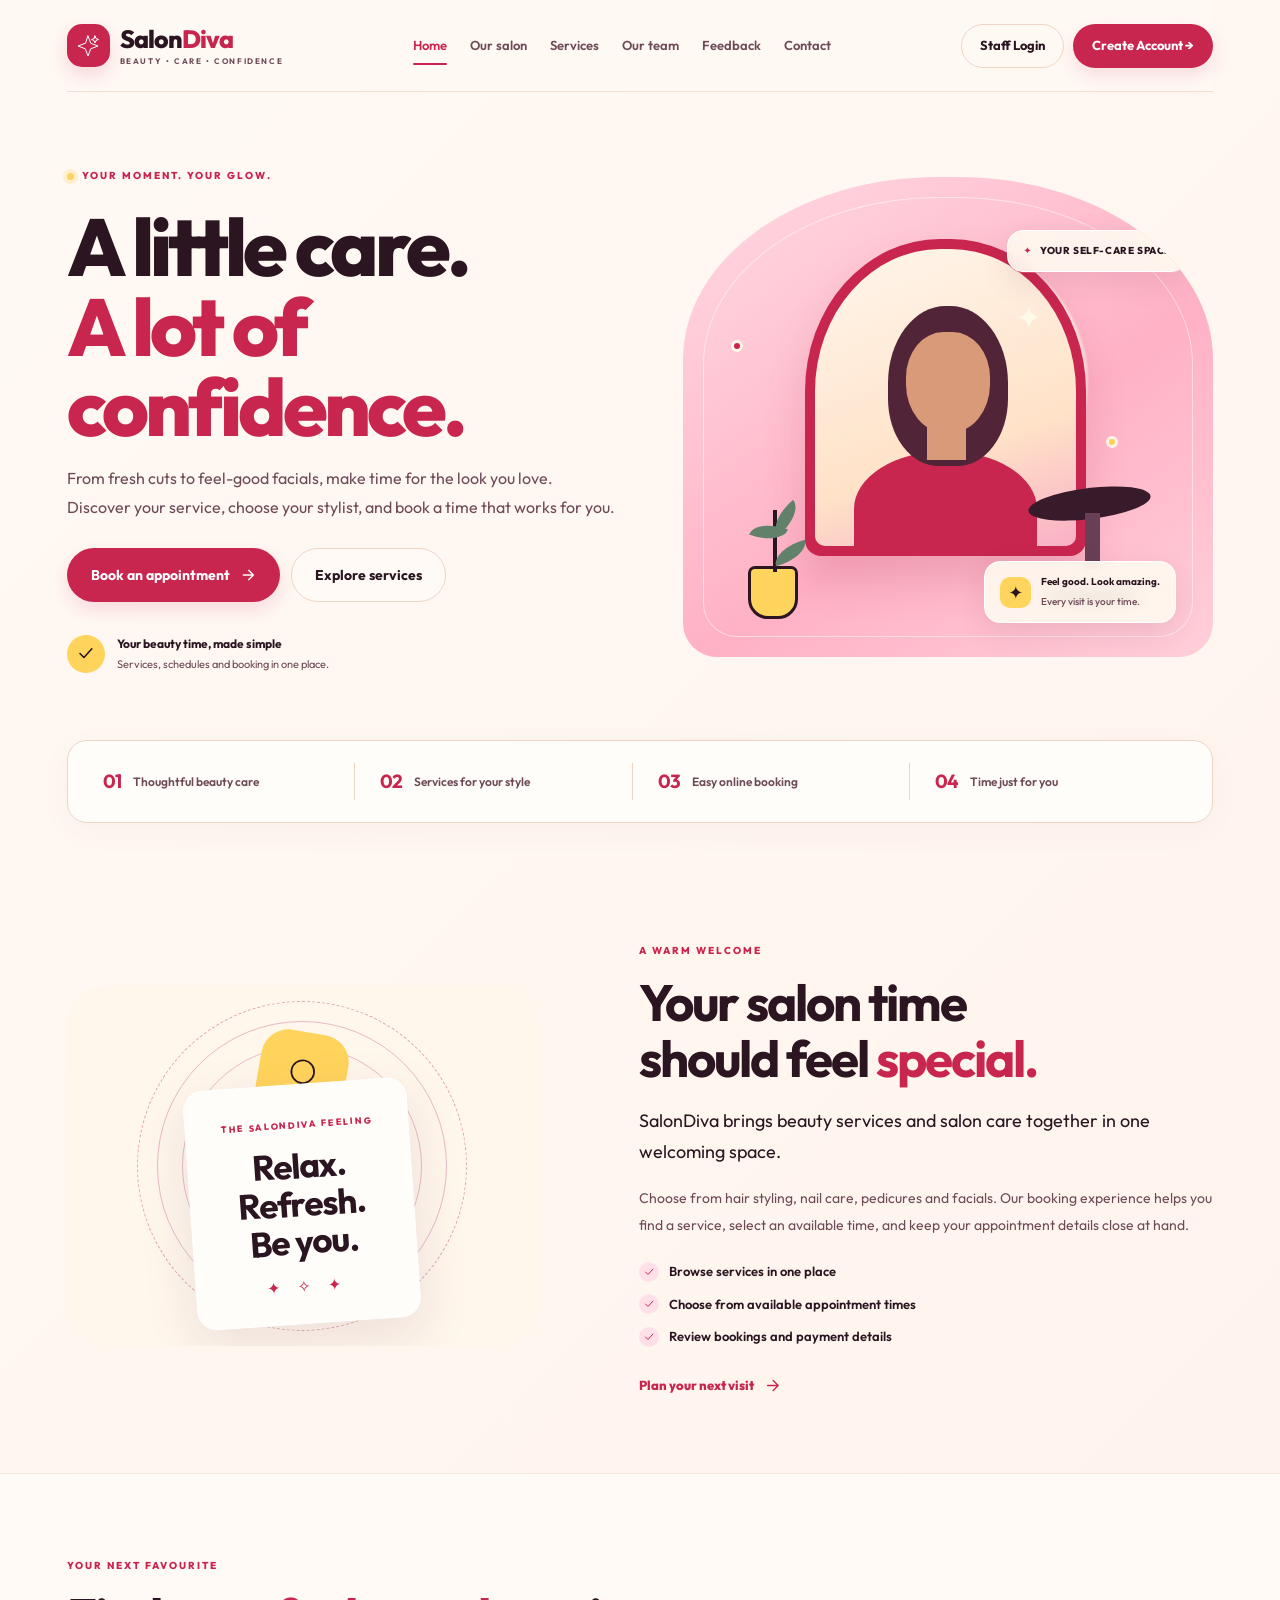
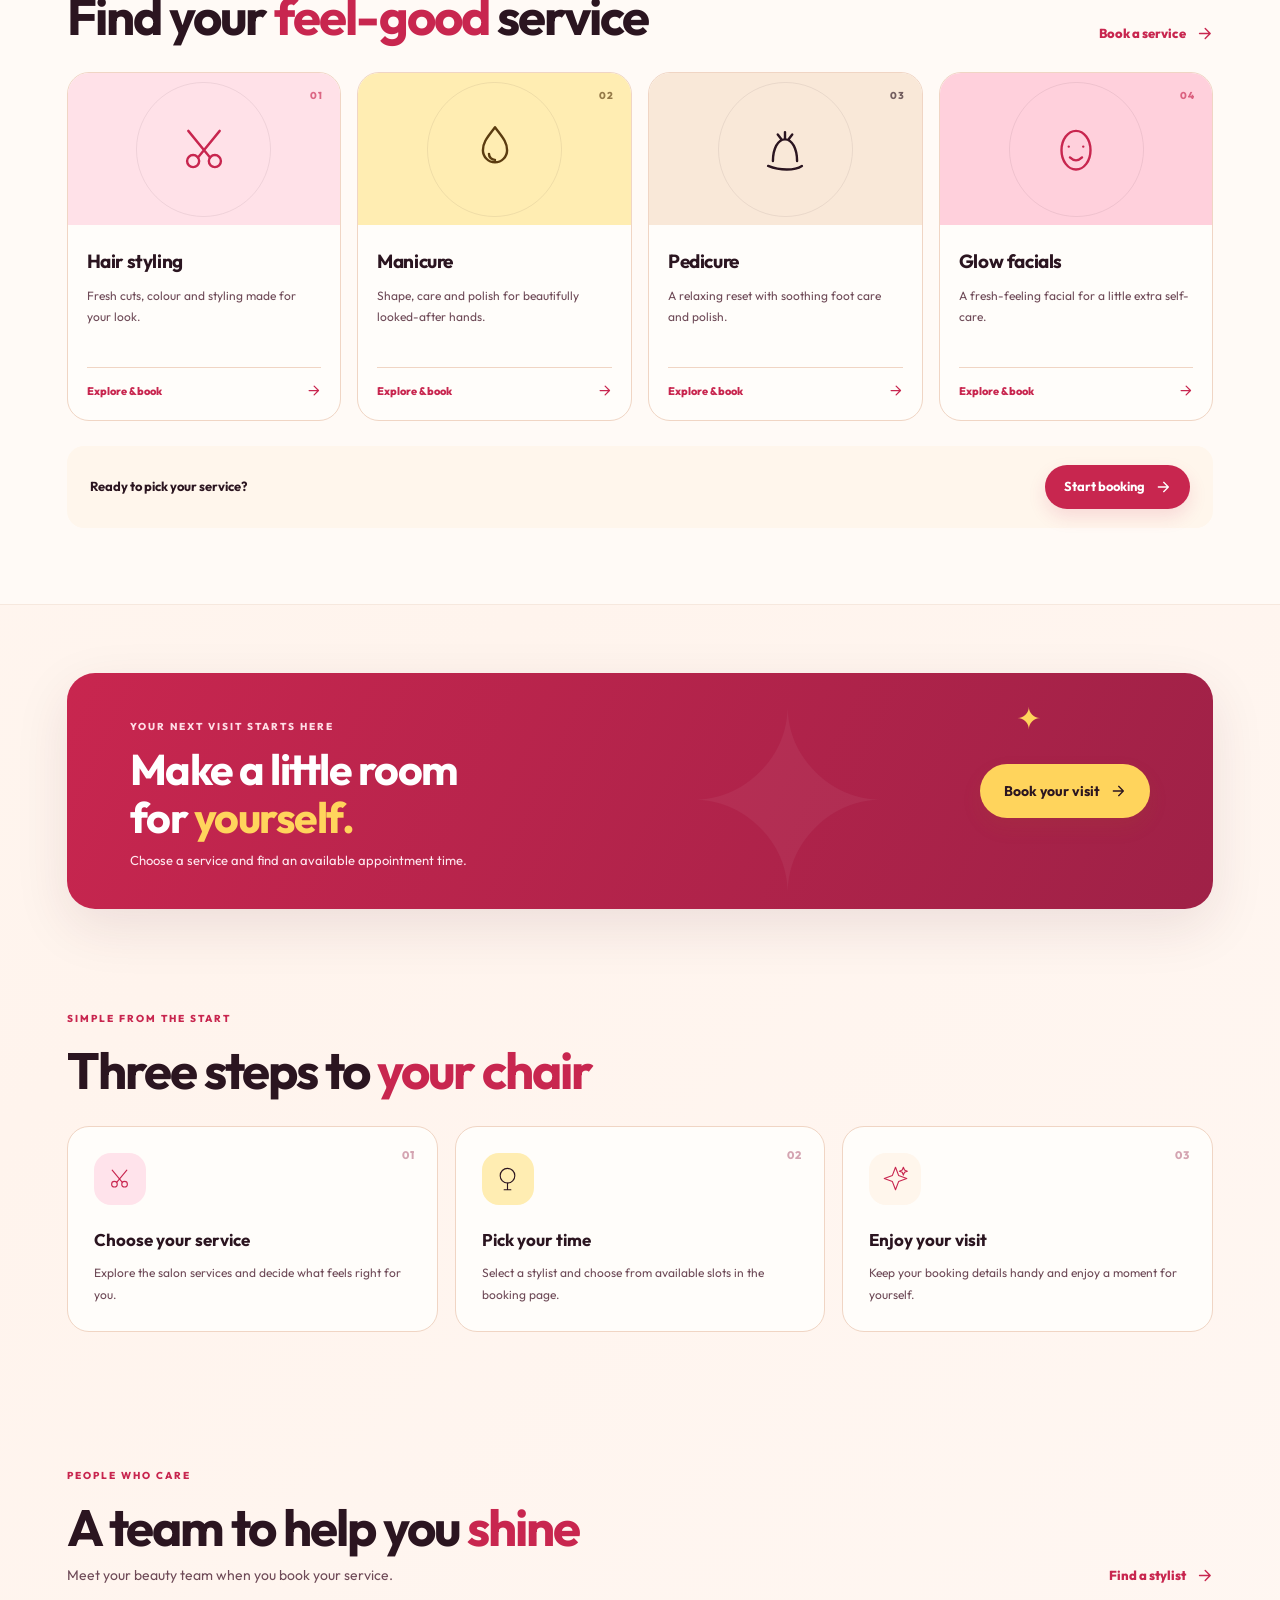
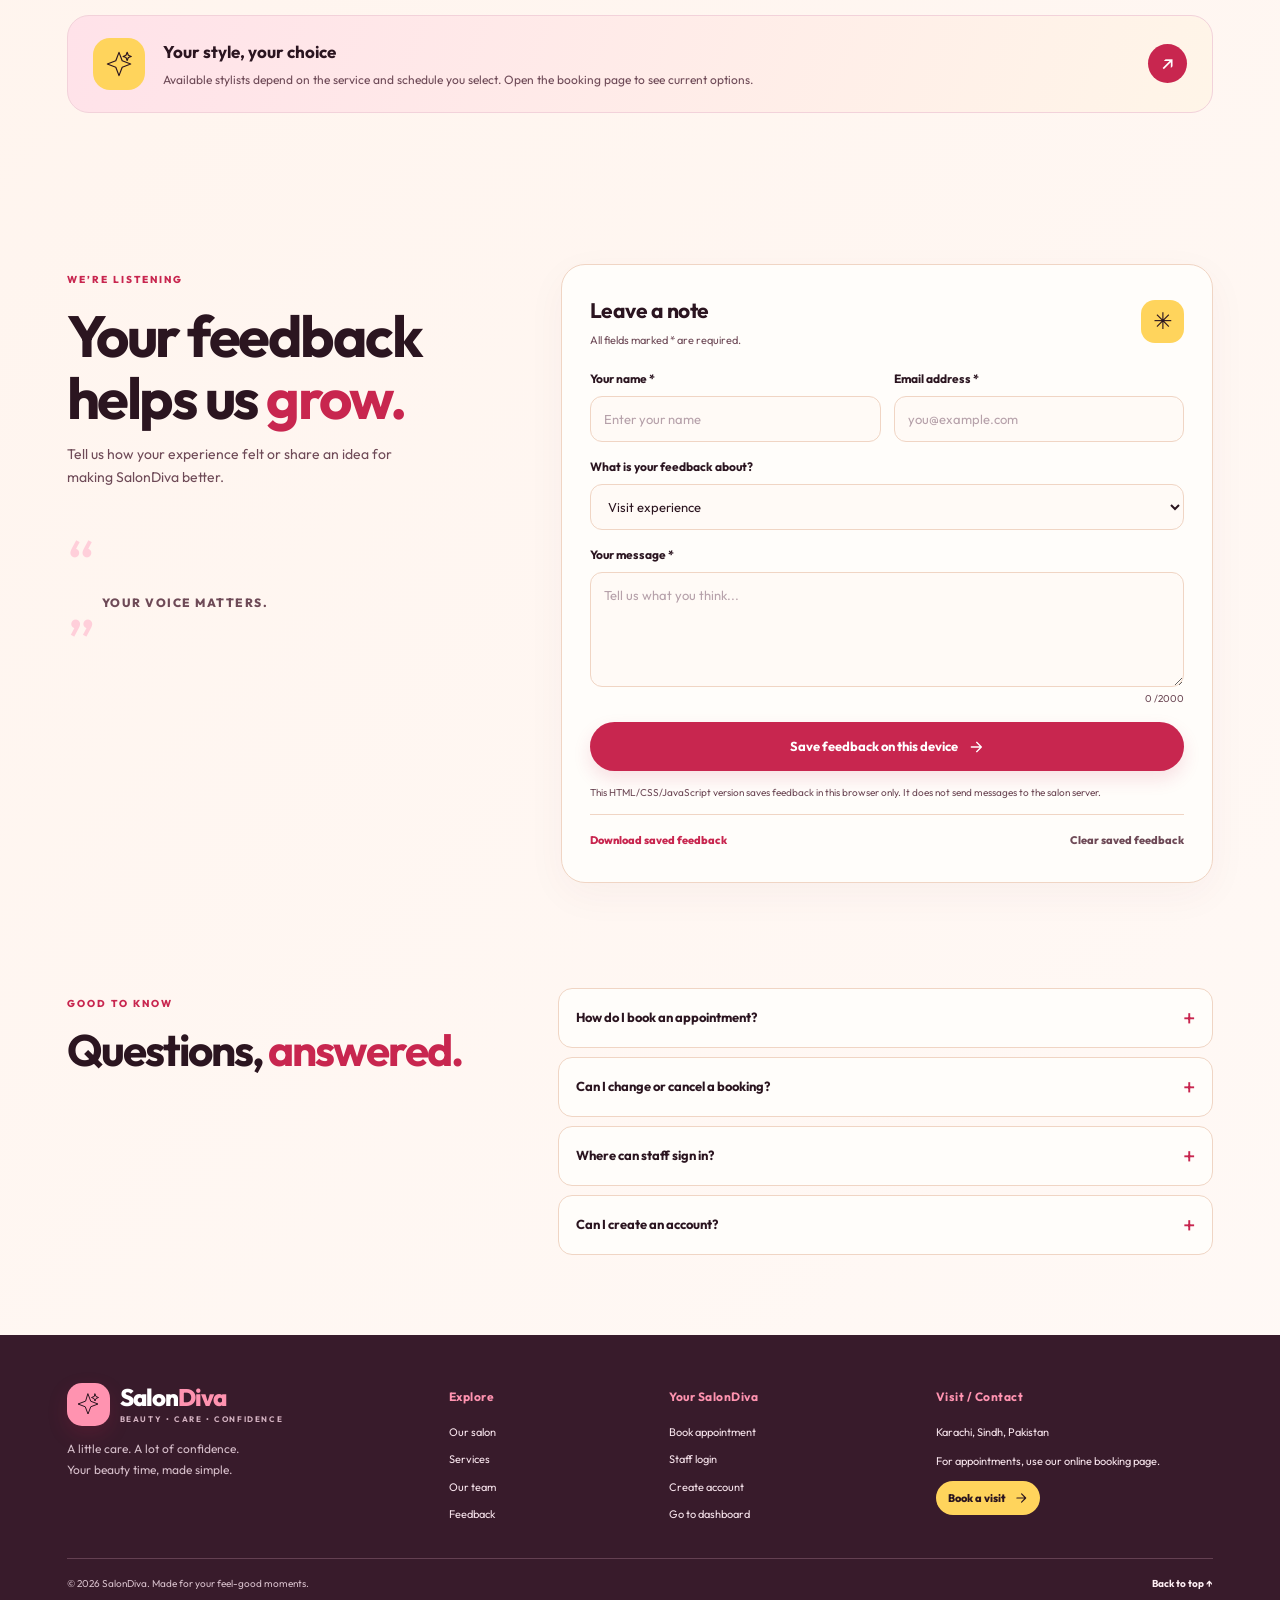
<file: public/home.html>
<!doctype html>
<html lang="en">
<head>
<meta charset="utf-8">
<meta http-equiv="refresh" content="0;url=../index.html">
<title>Redirecting to SalonDiva...</title>
<script>window.location.replace("../index.html");</script>
</head>
<body>
<p>Redirecting to <a href="../index.html">SalonDiva Home</a>...</p>
</body>
</html>
</file>
<file: style.css>
:root {
    --pink-1: #FFC2D1;
    --pink-2: #FF93B0;
    --cream: #FFF6EC;
    --yellow: #FFD45C;
    --crimson: #C8264F;
    --ink: #2B1520;
    --muted: #6E4A57;
    --line: #F0D5C4;
    --paper: #fffdfa;
    --deep: #381b2b;
    --shadow: 0 18px 54px rgba(83,28,48,.10);
    --radius: 28px
}

*,*::before,*::after {
    box-sizing: border-box
}

html {
    scroll-behavior: smooth;
    scroll-padding-top: 100px
}

body {
    margin: 0;
    color: var(--ink);
    font: 400 16px/1.65 "Outfit",system-ui,-apple-system,Segoe UI,sans-serif;
    background: linear-gradient(135deg,#fff9f4 0%,#fff4ed 45%,#fff9f6 100%)
}

a {
    color: inherit;
    text-decoration: none
}

button,input,textarea,select {
    font: inherit
}

button,a {
    -webkit-tap-highlight-color: transparent
}

button:focus-visible,a:focus-visible,input:focus-visible,textarea:focus-visible,select:focus-visible,summary:focus-visible {
    outline: 3px solid var(--crimson);
    outline-offset: 3px
}

svg {
    width: 1.1em;
    height: 1.1em;
    fill: none;
    stroke: currentColor;
    stroke-width: 2;
    stroke-linecap: round;
    stroke-linejoin: round
}

.svg-sprite {
    position: absolute;
    width: 0;
    height: 0;
    overflow: hidden
}

.page-shell {
    max-width: 1440px;
    margin: auto;
    padding: 0 clamp(18px,5.2vw,76px);
    overflow: hidden
}

.site-header {
    position: sticky;
    top: 0;
    z-index: 20;
    display: flex;
    align-items: center;
    justify-content: space-between;
    gap: 22px;
    min-height: 92px;
    padding: 13px 0;
    background: rgba(255,249,244,.94);
    backdrop-filter: blur(16px);
    border-bottom: 1px solid rgba(240,213,196,.7)
}

.brand {
    display: inline-flex;
    align-items: center;
    gap: 10px;
    flex: 0 0 auto;
    font-size: 25px;
    font-weight: 800;
    letter-spacing: -1px;
    line-height: 1.05
}

.brand>span:last-child>span {
    color: var(--crimson)
}

.brand small {
    display: block;
    margin-top: 5px;
    color: var(--muted);
    font-size: 8px;
    letter-spacing: 1.6px;
    font-weight: 700
}

.brand-mark {
    display: grid;
    place-items: center;
    width: 43px;
    height: 43px;
    background: var(--crimson);
    color: #fff;
    border-radius: 15px;
    box-shadow: 0 8px 20px #c8264f2b
}

.brand-mark svg {
    width: 24px;
    height: 24px
}

.nav-links {
    display: flex;
    align-items: center;
    justify-content: center;
    gap: clamp(12px,1.8vw,26px);
    font-size: 13px;
    font-weight: 600;
    color: var(--muted)
}

.nav-link {
    position: relative;
    padding: 9px 0;
    white-space: nowrap
}

.nav-link:hover,.nav-link.active {
    color: var(--crimson)
}

.nav-link.active:after {
    content: "";
    position: absolute;
    left: 0;
    right: 0;
    bottom: 0;
    height: 2px;
    background: var(--crimson);
    border-radius: 2px
}

.header-actions {
    display: flex;
    align-items: center;
    gap: 9px;
    flex: 0 0 auto
}

.btn {
    display: inline-flex;
    align-items: center;
    justify-content: center;
    gap: 10px;
    min-height: 44px;
    padding: 0 18px;
    border: 1px solid transparent;
    border-radius: 999px;
    font-size: 13px;
    font-weight: 700;
    cursor: pointer;
    transition: transform .18s ease,box-shadow .18s ease,background .18s ease
}

.btn:hover {
    transform: translateY(-2px)
}

.btn svg {
    width: 16px;
    height: 16px
}

.btn-primary {
    background: var(--crimson);
    color: #fff;
    box-shadow: 0 8px 18px #c8264f22
}

.btn-primary:hover {
    background: #ad1f43;
    box-shadow: 0 12px 24px #c8264f33
}

.btn-quiet {
    background: transparent;
    border-color: var(--line)
}

.btn-quiet:hover {
    background: #fff
}

.btn-soft {
    background: #fffaf5;
    border-color: var(--line);
    color: var(--ink)
}

.btn-yellow {
    background: var(--yellow);
    color: var(--ink);
    box-shadow: 0 9px 20px #9d701a1a
}

.btn-large {
    min-height: 54px;
    padding: 0 23px;
    font-size: 14px
}

.menu-toggle {
    display: none
}

.hero {
    display: grid;
    grid-template-columns: 1.02fr .98fr;
    align-items: center;
    gap: clamp(25px,5vw,70px);
    padding: 54px 0 52px
}

.hero-copy {
    padding: 15px 0
}

.eyebrow {
    display: inline-flex;
    align-items: center;
    gap: 8px;
    font-size: 10px;
    font-weight: 800;
    letter-spacing: 2px;
    color: var(--crimson)
}

.eyebrow-dot {
    width: 7px;
    height: 7px;
    border-radius: 50%;
    background: var(--yellow);
    box-shadow: 0 0 0 4px #ffd45c40
}

.hero h1 {
    margin: 20px 0 17px;
    font-size: clamp(47px,6.3vw,83px);
    line-height: .99;
    letter-spacing: -4px;
    font-weight: 800
}

.hero h1 em,.section h2 em,.booking-banner h2 em,.faq-title h2 em {
    color: var(--crimson);
    font-style: normal
}

.hero-description {
    max-width: 560px;
    color: var(--muted);
    font-size: 16px;
    line-height: 1.85;
    margin: 0 0 25px
}

.hero-actions {
    display: flex;
    flex-wrap: wrap;
    gap: 11px
}

.hero-note {
    margin-top: 32px;
    display: flex;
    align-items: center;
    gap: 12px
}

.note-icon {
    display: grid;
    place-items: center;
    width: 38px;
    height: 38px;
    background: var(--yellow);
    border-radius: 50%;
    color: var(--ink)
}

.note-icon svg {
    width: 19px;
    height: 19px
}

.hero-note strong,.hero-note small {
    display: block
}

.hero-note strong {
    font-size: 12px
}

.hero-note small {
    font-size: 11px;
    color: var(--muted);
    margin-top: 1px
}

.hero-art {
    position: relative;
    min-height: 480px;
    background: linear-gradient(145deg,#ffdae3,#ffb1c5 58%,#ffcfda);
    border-radius: 48% 48% 34px 34px/38% 38% 34px 34px;
    overflow: hidden;
    isolation: isolate
}

.hero-art:before {
    content: "";
    position: absolute;
    inset: 20px;
    border: 1px solid #ffffff80;
    border-radius: inherit
}

.art-glow {
    position: absolute;
    width: 280px;
    height: 280px;
    border-radius: 50%;
    background: #fff6ecb8;
    top: 65px;
    left: 50%;
    transform: translateX(-50%);
    filter: blur(1px)
}

.mirror-frame {
    position: absolute;
    z-index: 2;
    width: 53%;
    height: 66%;
    left: 23%;
    top: 13%;
    border-radius: 48% 48% 16px 16px;
    background: var(--crimson);
    padding: 10px;
    box-shadow: 0 24px 40px #9f21442b
}

.mirror-inner {
    height: 100%;
    position: relative;
    overflow: hidden;
    border-radius: 48% 48% 10px 10px;
    background: linear-gradient(160deg,#fff6ec,#ffe2c8 65%,#f9b0c5)
}

.mirror-person {
    position: absolute;
    inset: 0;
    overflow: hidden
}

.hair {
    position: absolute;
    top: 19%;
    left: 28%;
    width: 46%;
    height: 54%;
    background: #512537;
    border-radius: 48% 48% 42% 42%;
    z-index: 2
}

.face {
    position: absolute;
    top: 28%;
    left: 35%;
    width: 32%;
    height: 34%;
    background: #d99a79;
    border-radius: 45% 45% 48% 48%;
    z-index: 3
}

.neck {
    position: absolute;
    top: 57%;
    left: 43%;
    width: 15%;
    height: 14%;
    background: #d99a79;
    z-index: 2
}

.body-shape {
    position: absolute;
    bottom: -7%;
    left: 15%;
    width: 70%;
    height: 39%;
    background: var(--crimson);
    border-radius: 50% 50% 0 0;
    z-index: 1
}

.mirror-shine {
    position: absolute;
    right: 13%;
    top: 14%;
    font-size: 32px;
    color: #fff9e9;
    z-index: 4
}

.salon-stool {
    position: absolute;
    z-index: 4;
    right: 9%;
    bottom: 11%;
    width: 28%;
    height: 25%
}

.stool-seat {
    position: absolute;
    top: 3%;
    left: 7%;
    width: 83%;
    height: 26%;
    border-radius: 50%;
    background: var(--deep);
    transform: rotate(-7deg)
}

.stool-stem {
    position: absolute;
    top: 24%;
    left: 46%;
    width: 10%;
    height: 47%;
    background: #684055
}

.stool-foot {
    position: absolute;
    bottom: 0;
    left: 17%;
    width: 68%;
    height: 12%;
    border-radius: 50%;
    background: var(--deep)
}

.plant {
    position: absolute;
    z-index: 4;
    left: 9%;
    bottom: 8%;
    width: 85px;
    height: 130px
}

.plant:after {
    content: "";
    position: absolute;
    bottom: 0;
    left: 17px;
    width: 50px;
    height: 53px;
    background: var(--yellow);
    border: 3px solid var(--ink);
    border-radius: 7px 7px 20px 20px
}

.plant i {
    position: absolute;
    z-index: 1;
    bottom: 47px;
    left: 42px;
    width: 4px;
    height: 62px;
    background: var(--ink)
}

.plant span {
    position: absolute;
    z-index: 2;
    bottom: 78px;
    left: 20px;
    width: 35px;
    height: 18px;
    border-radius: 100% 0 100% 0;
    background: #62816b;
    transform: rotate(20deg)
}

.plant span:nth-child(2) {
    left: 37px;
    bottom: 92px;
    transform: rotate(-40deg)
}

.plant span:nth-child(3) {
    left: 42px;
    bottom: 57px;
    transform: rotate(-15deg)
}

.art-tag {
    position: absolute;
    z-index: 5;
    background: #fffaf0e8;
    backdrop-filter: blur(8px);
    box-shadow: 0 10px 30px #67203b1c;
    border: 1px solid #fff;
    border-radius: 16px;
    padding: 12px 15px;
    font-size: 10px;
    font-weight: 800;
    letter-spacing: .6px
}

.tag-top {
    top: 11%;
    right: 5%
}

.tag-top span {
    color: var(--crimson);
    margin-right: 5px
}

.tag-bottom {
    bottom: 7%;
    right: 7%;
    display: flex;
    align-items: center;
    gap: 10px;
    letter-spacing: 0
}

.tag-star {
    display: grid;
    place-items: center;
    width: 31px;
    height: 31px;
    border-radius: 10px;
    background: var(--yellow);
    font-size: 18px
}

.tag-bottom strong,.tag-bottom small {
    display: block
}

.tag-bottom small {
    font-size: 10px;
    color: var(--muted);
    font-weight: 500;
    margin-top: 3px
}

.floating-dot {
    position: absolute;
    width: 12px;
    height: 12px;
    border: 3px solid var(--cream);
    border-radius: 50%;
    background: var(--crimson)
}

.dot-one {
    top: 34%;
    left: 9%
}

.dot-two {
    right: 18%;
    top: 54%;
    background: var(--yellow)
}

.trust-strip {
    display: grid;
    grid-template-columns: repeat(4,1fr);
    gap: 15px;
    padding: 22px 25px;
    margin-bottom: 36px;
    background: #fffdfa;
    border: 1px solid var(--line);
    border-radius: 20px;
    box-shadow: 0 8px 30px #8c46580b
}

.trust-strip div {
    display: flex;
    align-items: center;
    gap: 12px;
    border-right: 1px solid var(--line);
    padding: 3px 10px
}

.trust-strip div:last-child {
    border: 0
}

.trust-strip strong {
    color: var(--crimson);
    font-size: 19px;
    letter-spacing: -1px
}

.trust-strip span {
    font-size: 12px;
    font-weight: 600;
    color: var(--muted)
}

.section {
    padding: 76px 0
}

.about-section {
    display: grid;
    grid-template-columns: .9fr 1.1fr;
    align-items: center;
    gap: clamp(40px,8vw,115px)
}

.about-art {
    min-height: 360px;
    position: relative;
    display: grid;
    place-items: center;
    background: var(--cream);
    border-radius: 38px;
    overflow: hidden
}

.about-art:before,.about-art:after {
    content: "";
    position: absolute;
    border-radius: 50%;
    border: 1px solid #e7bac7
}

.about-art:before {
    width: 290px;
    height: 290px
}

.about-art:after {
    width: 240px;
    height: 240px
}

.about-ring {
    position: absolute;
    width: 330px;
    height: 330px;
    border: 1px dashed #dba4b6;
    border-radius: 50%
}

.about-disc {
    position: absolute;
    z-index: 1;
    top: 46px;
    left: calc(50% - 44px);
    width: 88px;
    height: 88px;
    display: grid;
    place-items: center;
    background: var(--yellow);
    border-radius: 27px;
    transform: rotate(10deg);
    color: var(--ink)
}

.about-disc svg {
    width: 42px;
    height: 42px
}

.about-card {
    position: relative;
    z-index: 2;
    margin-top: 76px;
    padding: 24px 35px;
    background: #fffdfa;
    border: 1px solid #fff;
    border-radius: 20px;
    box-shadow: var(--shadow);
    transform: rotate(-4deg);
    text-align: center
}

.about-card span {
    font-size: 9px;
    letter-spacing: 1.7px;
    color: var(--crimson);
    font-weight: 800
}

.about-card strong {
    display: block;
    font-size: 35px;
    line-height: 1.08;
    letter-spacing: -1px;
    margin: 12px 0
}

.little-stars {
    color: var(--crimson);
    letter-spacing: 7px
}

.section h2,.faq-title h2 {
    font-size: clamp(34px,4.1vw,51px);
    line-height: 1.1;
    letter-spacing: -2px;
    margin: 12px 0 20px
}

.lead {
    font-size: 18px;
    color: var(--ink);
    line-height: 1.7
}

.about-copy>p:not(.lead) {
    font-size: 14px;
    color: var(--muted);
    line-height: 1.9
}

.check-list {
    list-style: none;
    padding: 0;
    margin: 23px 0;
    display: grid;
    gap: 11px
}

.check-list li {
    display: flex;
    align-items: center;
    gap: 10px;
    font-size: 13px;
    font-weight: 600
}

.check-list svg {
    width: 20px;
    height: 20px;
    padding: 4px;
    border-radius: 50%;
    background: #ffe0e8;
    color: var(--crimson)
}

.text-link {
    display: inline-flex;
    align-items: center;
    gap: 10px;
    font-size: 13px;
    font-weight: 800;
    color: var(--crimson)
}

.text-link svg {
    width: 17px;
    height: 17px;
    transition: transform .2s
}

.text-link:hover svg {
    transform: translateX(4px)
}

.services-section {
    background: #fffaf6;
    margin: 0 calc(clamp(18px,5.2vw,76px)*-1);
    padding: 76px clamp(18px,5.2vw,76px);
    border-top: 1px solid #f6e8de;
    border-bottom: 1px solid #f6e8de
}

.section-heading {
    display: flex;
    align-items: end;
    justify-content: space-between;
    gap: 25px;
    margin-bottom: 28px
}

.section-heading h2 {
    margin-bottom: 0
}

.section-sub {
    margin: 9px 0 0;
    font-size: 14px;
    color: var(--muted)
}

.service-grid {
    display: grid;
    grid-template-columns: repeat(4,minmax(0,1fr));
    gap: 16px
}

.service-card {
    overflow: hidden;
    background: var(--paper);
    border: 1px solid var(--line);
    border-radius: 22px;
    transition: transform .18s,box-shadow .18s,border-color .18s
}

.service-card:hover {
    transform: translateY(-5px);
    box-shadow: var(--shadow);
    border-color: #eab0c1
}

.service-icon {
    position: relative;
    display: grid;
    place-items: center;
    height: 152px;
    overflow: hidden
}

.service-icon:before {
    content: "";
    position: absolute;
    width: 135px;
    height: 135px;
    border: 1px solid #2b152013;
    border-radius: 50%
}

.service-icon>svg {
    position: relative;
    z-index: 1;
    width: 58px;
    height: 58px
}

.service-icon span {
    position: absolute;
    right: 17px;
    top: 15px;
    font-size: 10px;
    font-weight: 800;
    letter-spacing: 1px;
    opacity: .65
}

.icon-pink {
    background: #ffe1e8;
    color: var(--crimson)
}

.icon-yellow {
    background: #ffedb2;
    color: #5b3c10
}

.icon-cream {
    background: #f9e8d8;
    color: var(--ink)
}

.icon-rose {
    background: #ffd0dc;
    color: var(--crimson)
}

.service-content {
    padding: 21px 19px 20px
}

.service-content h3 {
    font-size: 19px;
    letter-spacing: -.4px;
    margin: 0 0 7px
}

.service-content p {
    min-height: 67px;
    margin: 0;
    color: var(--muted);
    font-size: 12px;
    line-height: 1.8
}

.service-content a {
    display: flex;
    align-items: center;
    justify-content: space-between;
    margin-top: 15px;
    padding-top: 14px;
    border-top: 1px solid var(--line);
    color: var(--crimson);
    font-size: 11px;
    font-weight: 800
}

.service-content a svg {
    width: 15px;
    height: 15px
}

.services-bottom {
    display: flex;
    align-items: center;
    justify-content: space-between;
    gap: 20px;
    margin-top: 25px;
    padding: 19px 23px;
    border-radius: 17px;
    background: var(--cream);
    font-size: 13px;
    font-weight: 700
}

.booking-banner {
    position: relative;
    overflow: hidden;
    display: flex;
    align-items: center;
    justify-content: space-between;
    gap: 25px;
    margin: 68px 0 18px;
    padding: 38px clamp(25px,5vw,63px);
    border-radius: 28px;
    color: white;
    background: linear-gradient(115deg,#c8264f,#9f2147);
    box-shadow: var(--shadow)
}

.booking-banner:after {
    content: "✦";
    position: absolute;
    right: 28%;
    top: -80px;
    font-size: 250px;
    color: #ffffff0d;
    pointer-events: none
}

.booking-banner .eyebrow {
    color: #ffdce5
}

.booking-banner h2 {
    position: relative;
    z-index: 1;
    margin: 9px 0;
    font-size: clamp(30px,4vw,43px);
    letter-spacing: -1.5px;
    line-height: 1.1
}

.booking-banner h2 em {
    color: var(--yellow)
}

.booking-banner p {
    margin: 0;
    color: #ffe8ef;
    font-size: 13px
}

.booking-banner .btn {
    position: relative;
    z-index: 2;
    flex: 0 0 auto
}

.banner-sparkle {
    position: absolute;
    right: 15%;
    top: 9%;
    font-size: 30px;
    color: var(--yellow)
}

.process-grid {
    display: grid;
    grid-template-columns: repeat(3,1fr);
    gap: 17px
}

.process-grid article {
    position: relative;
    padding: 26px;
    background: #fffdfa;
    border: 1px solid var(--line);
    border-radius: 22px
}

.process-number {
    position: absolute;
    right: 22px;
    top: 19px;
    font-size: 11px;
    font-weight: 800;
    letter-spacing: 1px;
    color: #d4a4b1
}

.process-icon {
    display: grid;
    place-items: center;
    width: 52px;
    height: 52px;
    border-radius: 17px;
    margin-bottom: 21px;
    background: #ffe3eb;
    color: var(--crimson)
}

.process-icon svg {
    width: 27px;
    height: 27px
}

.process-grid article:nth-child(2) .process-icon {
    background: #ffedb2;
    color: var(--ink)
}

.process-grid article:nth-child(3) .process-icon {
    background: var(--cream);
    color: var(--crimson)
}

.process-grid h3 {
    font-size: 17px;
    margin: 0 0 8px
}

.process-grid p {
    color: var(--muted);
    font-size: 12px;
    line-height: 1.8;
    margin: 0
}

.team-section {
    padding-top: 52px
}

.team-note {
    display: flex;
    align-items: center;
    gap: 18px;
    padding: 22px 25px;
    background: linear-gradient(110deg,#ffe2e9,#fff5e8);
    border: 1px solid #f2d2da;
    border-radius: 22px
}

.team-note-icon {
    display: grid;
    place-items: center;
    flex: 0 0 52px;
    height: 52px;
    background: var(--yellow);
    border-radius: 17px
}

.team-note-icon svg {
    width: 28px;
    height: 28px
}

.team-note h3 {
    margin: 0 0 4px;
    font-size: 17px
}

.team-note p {
    margin: 0;
    color: var(--muted);
    font-size: 12px
}

.team-note>a {
    display: grid;
    place-items: center;
    margin-left: auto;
    flex: 0 0 39px;
    height: 39px;
    border-radius: 50%;
    background: var(--crimson);
    color: white;
    font-size: 20px
}

.feedback-section {
    display: grid;
    grid-template-columns: .75fr 1.25fr;
    align-items: start;
    gap: clamp(35px,8vw,105px);
    padding: 75px 0
}

.feedback-intro {
    position: sticky;
    top: 125px
}

.feedback-intro h2 {
    font-size: clamp(38px,5vw,58px);
    line-height: 1.06;
    letter-spacing: -2.5px;
    margin: 15px 0
}

.feedback-intro>p {
    font-size: 14px;
    color: var(--muted);
    max-width: 350px
}

.feedback-decoration {
    margin-top: 42px;
    font-size: 66px;
    line-height: 1;
    color: #ffcfda
}

.feedback-decoration span {
    display: block;
    margin-left: 35px;
    font-size: 12px;
    letter-spacing: 1.5px;
    text-transform: uppercase;
    color: var(--muted);
    font-weight: 800
}

.feedback-form {
    padding: 28px;
    background: #fffdfa;
    border: 1px solid var(--line);
    border-radius: 24px;
    box-shadow: 0 12px 40px #7425410b
}

.form-heading {
    display: flex;
    align-items: center;
    justify-content: space-between;
    margin-bottom: 20px
}

.form-heading h3 {
    font-size: 21px;
    letter-spacing: -.5px;
    margin: 0
}

.form-heading p {
    font-size: 11px;
    color: var(--muted);
    margin: 4px 0 0
}

.form-flower {
    display: grid;
    place-items: center;
    width: 43px;
    height: 43px;
    border-radius: 14px;
    background: var(--yellow);
    font-size: 23px
}

.form-row {
    display: grid;
    grid-template-columns: 1fr 1fr;
    gap: 13px
}

.field {
    display: grid;
    gap: 7px;
    margin-bottom: 15px
}

.field label {
    font-size: 12px;
    font-weight: 700;
    color: var(--ink)
}

.field input,.field textarea,.field select {
    width: 100%;
    border: 1px solid var(--line);
    background: #fffaf6;
    border-radius: 12px;
    padding: 12px 13px;
    color: var(--ink);
    font-size: 13px;
    outline: none;
    transition: border .15s,box-shadow .15s
}

.field input,.field select {
    height: 46px
}

.field textarea {
    resize: vertical;
    min-height: 115px
}

.field input:focus,.field textarea:focus,.field select:focus {
    border-color: var(--pink-2);
    box-shadow: 0 0 0 3px #ff93b025
}

.field input::placeholder,.field textarea::placeholder {
    color: #b6a1aa
}

.character-count {
    text-align: right;
    font-size: 10px;
    color: var(--muted);
    margin-top: -3px
}

.btn-submit {
    width: 100%;
    min-height: 49px
}

.form-note {
    margin: 13px 0 0;
    color: var(--muted);
    font-size: 10px;
    line-height: 1.7
}

.form-status {
    display: none;
    padding: 12px 14px;
    border-radius: 12px;
    margin-top: 13px;
    font-size: 12px
}

.form-status.show {
    display: block
}

.form-status.success {
    color: #285d3b;
    background: #e9f7ed
}

.form-status.error {
    color: #8a1738;
    background: #ffebf0
}

.feedback-tools {
    display: flex;
    justify-content: space-between;
    gap: 12px;
    flex-wrap: wrap;
    margin-top: 13px;
    padding-top: 12px;
    border-top: 1px solid var(--line)
}

.small-link {
    border: 0;
    background: transparent;
    color: var(--crimson);
    font-size: 11px;
    font-weight: 800;
    cursor: pointer;
    padding: 4px 0
}

.danger-link {
    color: var(--muted)
}

.faq-section {
    display: grid;
    grid-template-columns: .8fr 1.2fr;
    gap: 55px;
    padding-top: 30px;
    padding-bottom: 80px
}

.faq-title h2 {
    font-size: clamp(32px,4vw,44px)
}

.faq-list {
    display: grid;
    gap: 9px
}

.faq-list details {
    background: #fffdfa;
    border: 1px solid var(--line);
    border-radius: 14px;
    padding: 0 17px
}

.faq-list summary {
    display: flex;
    align-items: center;
    justify-content: space-between;
    gap: 15px;
    min-height: 58px;
    cursor: pointer;
    list-style: none;
    font-size: 13px;
    font-weight: 700
}

.faq-list summary::-webkit-details-marker {
    display: none
}

.faq-list summary span {
    font-size: 23px;
    font-weight: 400;
    color: var(--crimson);
    transition: transform .15s
}

.faq-list details[open] summary span {
    transform: rotate(45deg)
}

.faq-list details p {
    font-size: 12px;
    color: var(--muted);
    line-height: 1.8;
    margin: 0;
    padding: 0 0 17px
}

.site-footer {
    margin: 0 calc(clamp(18px,5.2vw,76px)*-1);
    padding: 48px clamp(18px,5.2vw,76px) 0;
    background: var(--deep);
    color: #fff0f5
}

.footer-main {
    display: grid;
    grid-template-columns: 1.5fr .8fr 1fr 1.2fr;
    gap: 35px;
    padding-bottom: 35px
}

.brand-footer {
    color: #fff;
    font-size: 24px
}

.brand-footer>span:last-child>span {
    color: var(--pink-2)
}

.brand-footer small {
    color: #d5b3c2
}

.brand-footer .brand-mark {
    background: var(--pink-2);
    color: var(--ink)
}

.footer-brand p,.footer-contact p {
    font-size: 12px;
    line-height: 1.8;
    color: #d5bdc9
}

.footer-col {
    display: flex;
    flex-direction: column;
    align-items: flex-start;
    gap: 9px
}

.footer-col h3 {
    font-size: 12px;
    color: var(--pink-2);
    margin: 4px 0 8px;
    letter-spacing: .5px
}

.footer-col>a,.footer-col p {
    font-size: 11px;
    color: #f8e5ed;
    margin: 0
}

.footer-col>a:hover,.footer-bottom a:hover {
    color: var(--yellow)
}

.footer-book {
    display: inline-flex;
    align-items: center;
    gap: 8px;
    margin-top: 6px;
    padding: 8px 12px;
    border-radius: 999px;
    background: var(--yellow);
    color: var(--ink)!important;
    font-weight: 800
}

.footer-book svg {
    width: 14px;
    height: 14px
}

.footer-bottom {
    display: flex;
    justify-content: space-between;
    gap: 20px;
    padding: 17px 0;
    border-top: 1px solid #644052;
    font-size: 10px;
    color: #d5bdc9
}

.footer-bottom a {
    font-weight: 700;
    color: #fff0f5
}

@media(max-width: 1150px) {
    .site-header {
        gap:13px
    }

    .brand {
        font-size: 22px
    }

    .nav-links {
        gap: 13px
    }

    .nav-link {
        font-size: 12px
    }

    .header-actions .btn {
        padding: 0 12px;
        font-size: 12px
    }

    .hero {
        gap: 35px
    }

    .hero-art {
        min-height: 420px
    }

    .service-grid {
        grid-template-columns: repeat(2,minmax(0,1fr))
    }

    .service-icon {
        height: 140px
    }

    .footer-main {
        grid-template-columns: 1.2fr 1fr 1fr;
    }

    .footer-contact {
        grid-column: 2/4
    }
}

@media(max-width: 850px) {
    .site-header {
        min-height:78px;
        flex-wrap: wrap
    }

    .menu-toggle {
        display: flex;
        flex-direction: column;
        justify-content: center;
        gap: 5px;
        width: 42px;
        height: 42px;
        border: 1px solid var(--line);
        border-radius: 13px;
        background: #fffaf6;
        margin-left: auto
    }

    .menu-toggle span {
        height: 2px;
        width: 18px;
        background: var(--ink);
        margin: auto;
        border-radius: 3px
    }

    .nav-links {
        display: none;
        order: 5;
        width: 100%;
        padding: 10px 0 14px;
        align-items: stretch;
        flex-direction: column;
        gap: 0
    }

    .nav-links.open {
        display: flex
    }

    .nav-link {
        padding: 11px 13px;
        border-radius: 10px
    }

    .nav-link.active:after {
        display: none
    }

    .nav-link.active {
        background: #ffe8ee
    }

    .header-actions {
        order: 4
    }

    .hero {
        grid-template-columns: 1fr;
        padding-top: 42px
    }

    .hero-copy {
        padding: 0
    }

    .hero h1 {
        font-size: clamp(49px,10vw,77px)
    }

    .hero-art {
        min-height: 430px;
        max-width: 620px;
        width: 100%;
        margin: 0 auto
    }

    .trust-strip {
        grid-template-columns: repeat(2,1fr)
    }

    .trust-strip div:nth-child(2) {
        border-right: 0
    }

    .trust-strip div {
        padding: 8px
    }

    .about-section {
        grid-template-columns: 1fr;
        gap: 34px
    }

    .about-art {
        max-width: 560px;
        width: 100%;
        margin: auto
    }

    .feedback-section {
        grid-template-columns: 1fr;
        gap: 25px
    }

    .feedback-intro {
        position: static
    }

    .feedback-decoration {
        display: none
    }

    .faq-section {
        grid-template-columns: 1fr;
        gap: 15px
    }

    .footer-main {
        grid-template-columns: repeat(2,1fr)
    }

    .footer-contact {
        grid-column: auto
    }
}

@media(max-width: 560px) {
    .page-shell {
        padding:0 16px
    }

    .site-header {
        gap: 9px;
        min-height: 72px
    }

    .brand {
        font-size: 20px;
        gap: 8px
    }

    .brand-mark {
        width: 37px;
        height: 37px;
        border-radius: 12px
    }

    .brand small {
        font-size: 7px;
        letter-spacing: 1px
    }

    .header-actions {
        width: 100%;
        order: 6;
        display: grid;
        grid-template-columns: 1fr 1fr;
        padding-bottom: 11px
    }

    .header-actions .btn {
        width: 100%;
        min-height: 41px
    }

    .menu-toggle {
        margin-left: auto
    }

    .nav-links {
        order: 5
    }

    .hero {
        padding-top: 31px;
        gap: 27px
    }

    .hero h1 {
        font-size: clamp(43px,12.2vw,61px);
        letter-spacing: -2.7px
    }

    .hero-description {
        font-size: 14px;
        line-height: 1.8
    }

    .hero-actions {
        display: grid;
        grid-template-columns: 1fr
    }

    .hero-actions .btn {
        width: 100%
    }

    .hero-art {
        min-height: 345px;
        border-radius: 46% 46% 25px 25px/30% 30% 25px 25px
    }

    .mirror-frame {
        width: 56%;
        height: 65%;
        left: 22%;
        top: 13%
    }

    .art-tag {
        padding: 9px 11px;
        font-size: 8px
    }

    .tag-top {
        top: 9%;
        right: 4%
    }

    .tag-bottom {
        right: 4%;
        bottom: 5%;
    }

    .tag-bottom small {
        font-size: 9px
    }

    .plant {
        transform: scale(.78);
        transform-origin: bottom left;
        left: 5%;
        bottom: 6%
    }

    .salon-stool {
        right: 3%;
        transform: scale(.8);
        transform-origin: bottom right
    }

    .trust-strip {
        padding: 13px 9px;
        gap: 5px;
        margin-bottom: 15px
    }

    .trust-strip div {
        gap: 8px;
        padding: 8px 5px
    }

    .trust-strip strong {
        font-size: 16px
    }

    .trust-strip span {
        font-size: 10px
    }

    .section {
        padding: 53px 0
    }

    .section h2,.faq-title h2 {
        font-size: 36px;
        letter-spacing: -1.5px
    }

    .about-art {
        min-height: 310px
    }

    .about-ring {
        width: 280px;
        height: 280px
    }

    .about-art:before {
        width: 250px;
        height: 250px
    }

    .about-art:after {
        width: 210px;
        height: 210px
    }

    .about-card {
        padding: 19px 28px
    }

    .about-card strong {
        font-size: 30px
    }

    .services-section {
        margin: 0 -16px;
        padding: 54px 16px
    }

    .section-heading {
        align-items: flex-start;
        flex-direction: column;
        gap: 15px
    }

    .desktop-link {
        display: none
    }

    .service-grid {
        grid-template-columns: 1fr 1fr;
        gap: 10px
    }

    .service-icon {
        height: 110px
    }

    .service-icon>svg {
        width: 43px;
        height: 43px
    }

    .service-content {
        padding: 14px 12px
    }

    .service-content h3 {
        font-size: 16px
    }

    .service-content p {
        font-size: 11px;
        min-height: 82px
    }

    .service-content a {
        font-size: 10px;
        gap: 3px
    }

    .services-bottom {
        align-items: flex-start;
        flex-direction: column;
        padding: 17px
    }

    .booking-banner {
        margin: 42px 0 0;
        padding: 27px 22px;
        align-items: flex-start;
        flex-direction: column
    }

    .booking-banner h2 {
        font-size: 34px
    }

    .booking-banner .btn {
        width: 100%
    }

    .banner-sparkle {
        right: 8%;
        top: 5%
    }

    .process-grid {
        grid-template-columns: 1fr
    }

    .process-grid article {
        padding: 21px
    }

    .team-note {
        padding: 17px;
        gap: 12px
    }

    .team-note-icon {
        flex-basis: 42px;
        height: 42px
    }

    .team-note h3 {
        font-size: 15px
    }

    .team-note p {
        font-size: 11px
    }

    .feedback-form {
        padding: 20px 15px
    }

    .form-row {
        grid-template-columns: 1fr;
        gap: 0
    }

    .faq-section {
        padding-bottom: 54px
    }

    .footer-main {
        grid-template-columns: 1fr 1fr;
        gap: 24px 18px
    }

    .footer-brand {
        grid-column: 1/3
    }

    .footer-contact {
        grid-column: 1/3
    }

    .footer-bottom {
        flex-direction: column;
        gap: 8px
    }

    .footer-bottom a {
        align-self: flex-start
    }
}

@media(prefers-reduced-motion:reduce) {
    *,*::before,*::after {
        scroll-behavior: auto!important;
        transition: none!important;
        animation: none!important
    }
}
</file>
